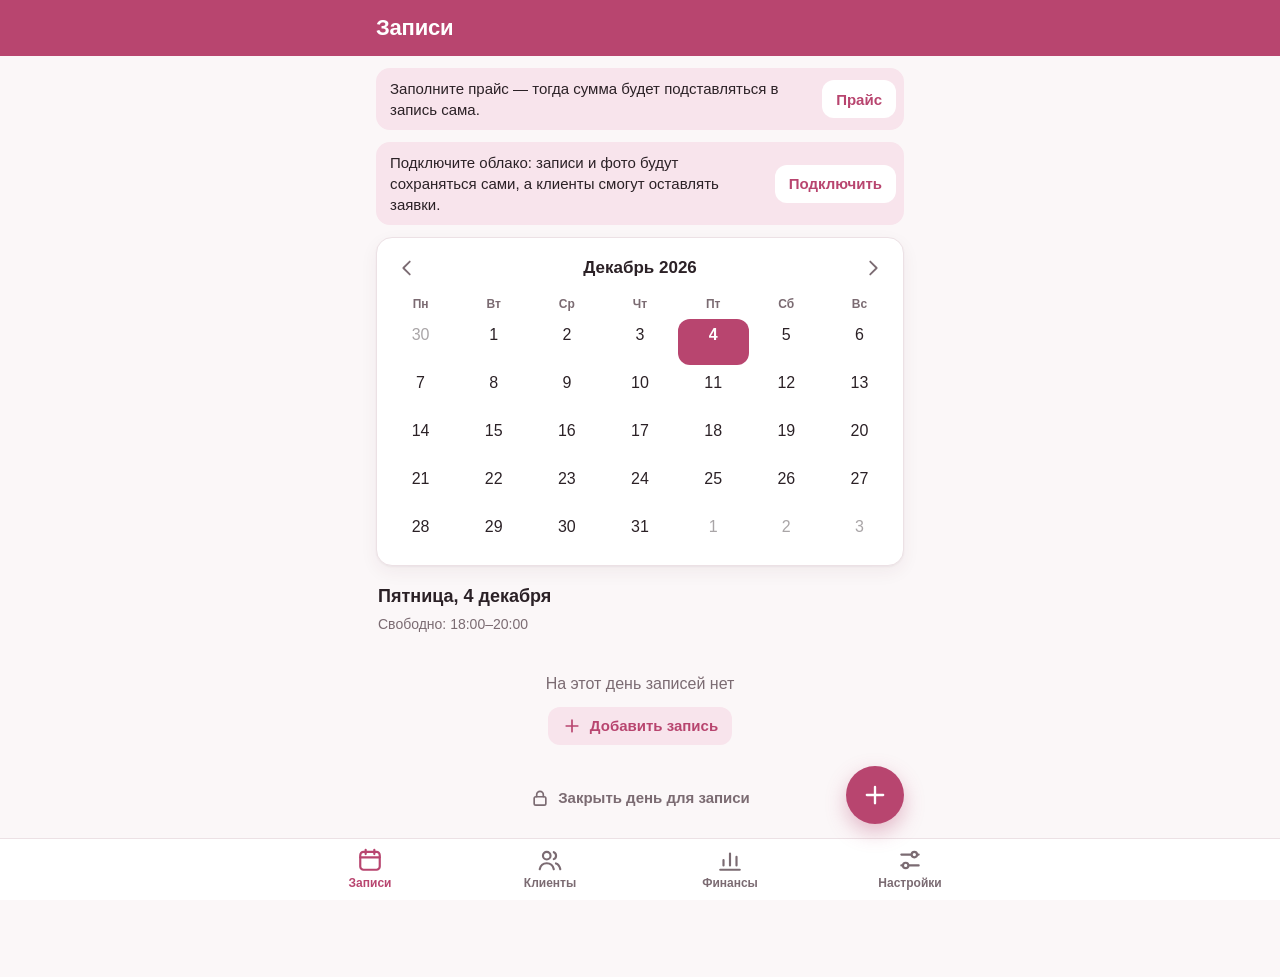
<file: index.html>
<!doctype html>
<html lang="ru">
<head>
  <meta charset="utf-8">
  <meta name="viewport" content="width=device-width, initial-scale=1, viewport-fit=cover">
  <title>Записи Арай</title>
  <meta name="description" content="Записи клиентов, прайс и финансы мастера маникюра.">
  <meta name="theme-color" content="#B8456F" media="(prefers-color-scheme: light)">
  <meta name="theme-color" content="#4A2233" media="(prefers-color-scheme: dark)">
  <meta name="mobile-web-app-capable" content="yes">
  <meta name="apple-mobile-web-app-capable" content="yes">
  <meta name="apple-mobile-web-app-status-bar-style" content="black-translucent">
  <meta name="apple-mobile-web-app-title" content="Записи Арай">
  <meta name="format-detection" content="telephone=no">
  <link rel="manifest" href="manifest.webmanifest">
  <link rel="icon" href="icons/icon.svg" type="image/svg+xml">
  <link rel="apple-touch-icon" href="icons/apple-touch-icon.png">
  <link rel="stylesheet" href="style.css">
  <script type="module" src="app.js"></script>
</head>
<body>
  <header class="appbar" id="appbar"><h1>Записи</h1></header>
  <main id="view"></main>
  <button class="fab" id="fab" data-act="new-appt" aria-label="Новая запись" hidden></button>
  <nav class="tabbar" id="tabbar"></nav>
  <div class="sheet" id="sheet" role="dialog" aria-modal="true" hidden></div>
  <div class="viewer" id="viewer" role="dialog" aria-modal="true" aria-label="Фото результата" hidden></div>
  <div class="toast" id="toast" role="status" aria-live="polite" hidden></div>
  <noscript>Для работы приложения нужен JavaScript.</noscript>
</body>
</html>
</file>
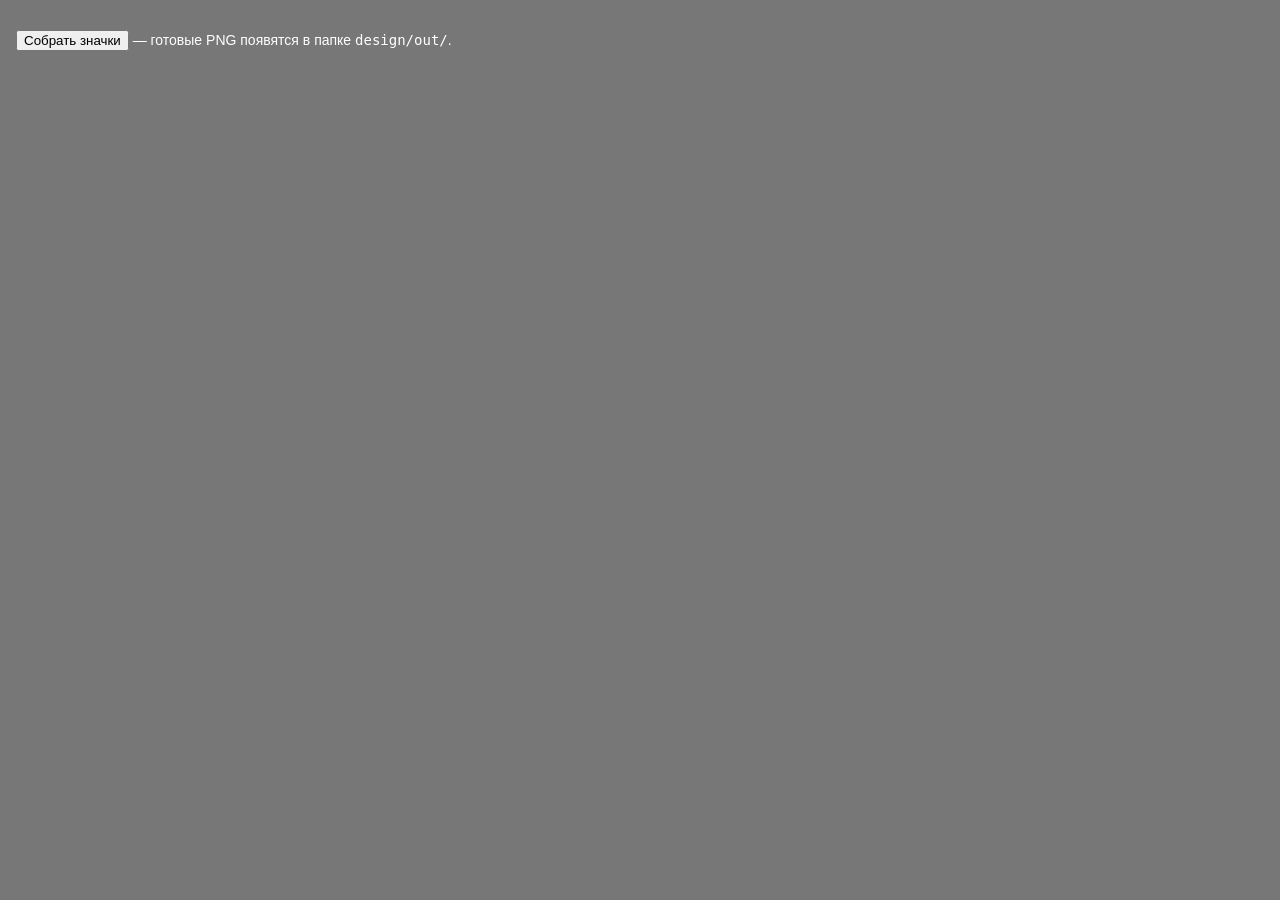
<file: design/index.html>
<!doctype html>
<meta charset="utf-8">
<title>Мастерская значков Beautybook</title>
<body style="background:#777;margin:0;padding:16px;font:14px sans-serif;color:#fff">
<p><button id="build">Собрать значки</button> — готовые PNG появятся в папке <code>design/out/</code>.</p>
<div id="out"></div>
<script type="module">
  import { build } from './make.js';
  document.getElementById('build').addEventListener('click', async () => {
    const names = await build();
    document.title = `Готово: ${names.length}`;
  });
</script>
</body>
</file>
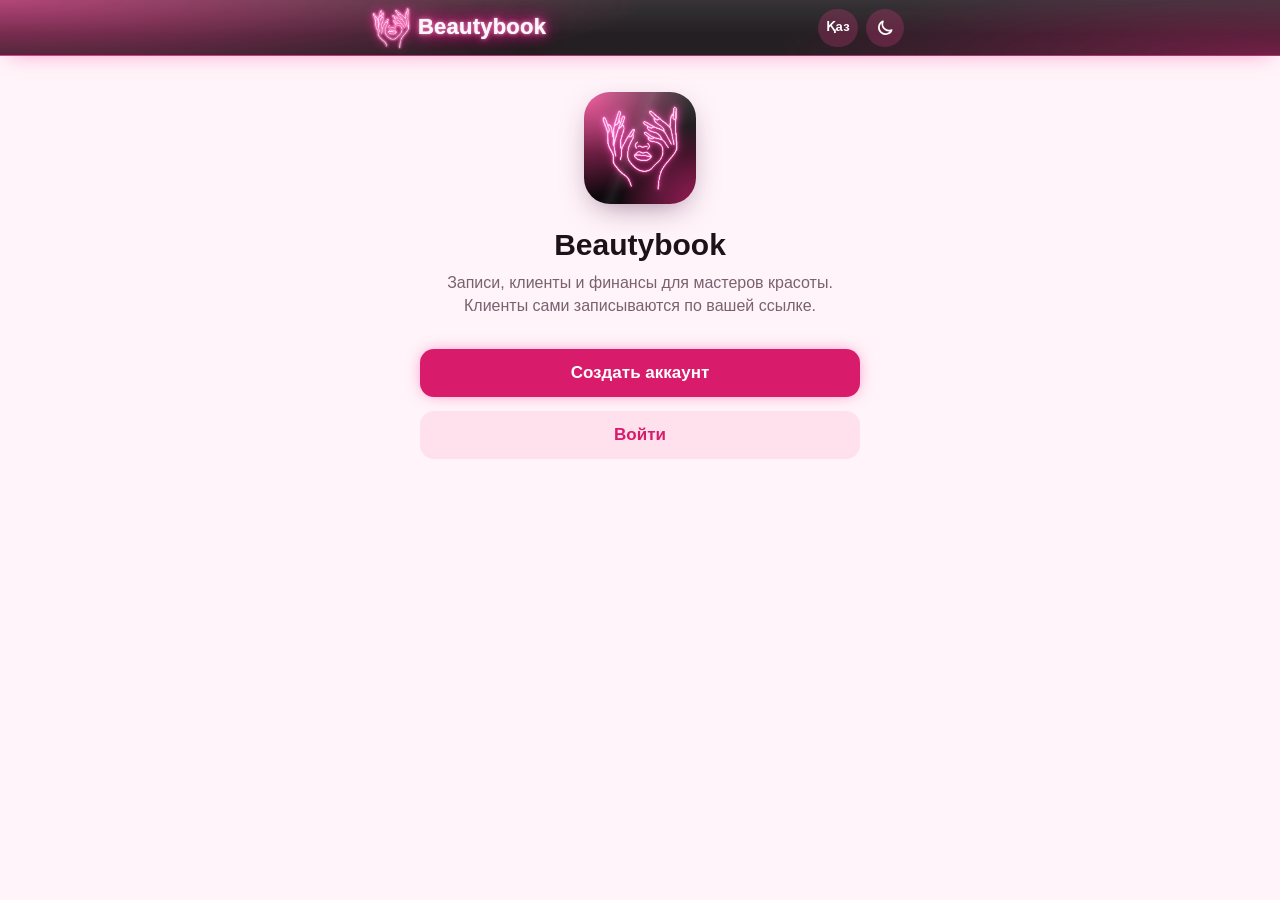
<file: frontend/index.html>
<!doctype html>
<html lang="ru">
<head>
  <meta charset="utf-8">
  <!-- Политика безопасности: скрипты — только файлы сайта, запросы — только к своему серверу.
       Сменился адрес сервера (config.js) — поменяйте его и здесь, во всех трёх страницах. -->
  <meta http-equiv="Content-Security-Policy" content="default-src 'self'; script-src 'self'; style-src 'self' 'unsafe-inline'; img-src 'self' blob:; connect-src 'self' https://kae-zapis-api.kae-zapis.workers.dev http://127.0.0.1:8787 http://localhost:8787; object-src 'none'; base-uri 'self'; form-action 'self'">
  <meta name="viewport" content="width=device-width, initial-scale=1, viewport-fit=cover">
  <title>Beautybook</title>
  <meta name="description" content="Записи клиентов, прайс и финансы мастера красоты.">
  <meta name="theme-color" content="#0C080B" media="(prefers-color-scheme: light)">
  <meta name="theme-color" content="#0C080B" media="(prefers-color-scheme: dark)">
  <meta name="mobile-web-app-capable" content="yes">
  <meta name="apple-mobile-web-app-capable" content="yes">
  <meta name="apple-mobile-web-app-status-bar-style" content="black-translucent">
  <meta name="apple-mobile-web-app-title" content="Beautybook">
  <meta name="format-detection" content="telephone=no">
  <link rel="manifest" href="manifest.webmanifest">
  <link rel="icon" href="icons/bb-favicon-64.png" type="image/png">
  <link rel="apple-touch-icon" href="icons/bb-touch-180.png">
  <link rel="stylesheet" href="style.css">
  <script src="errors.js" data-source="app"></script>
  <script src="theme-init.js"></script>
  <script type="module" src="app.js"></script>
</head>
<body>
  <header class="appbar" id="appbar">
    <h1 class="brand"><img src="icons/logo-neon.png" alt="" width="42" height="42">Beautybook</h1>
    <div class="appbar-actions" id="appbar-actions"></div>
  </header>
  <main id="view"></main>
  <button class="fab" id="fab" data-act="new-appt" aria-label="Новая запись" hidden></button>
  <nav class="tabbar" id="tabbar"></nav>
  <div class="sheet" id="sheet" role="dialog" aria-modal="true" hidden></div>
  <div class="viewer" id="viewer" role="dialog" aria-modal="true" aria-label="Фото результата" hidden></div>
  <div class="toast" id="toast" role="status" aria-live="polite" hidden></div>
  <noscript>Для работы приложения нужен JavaScript.</noscript>
</body>
</html>
</file>
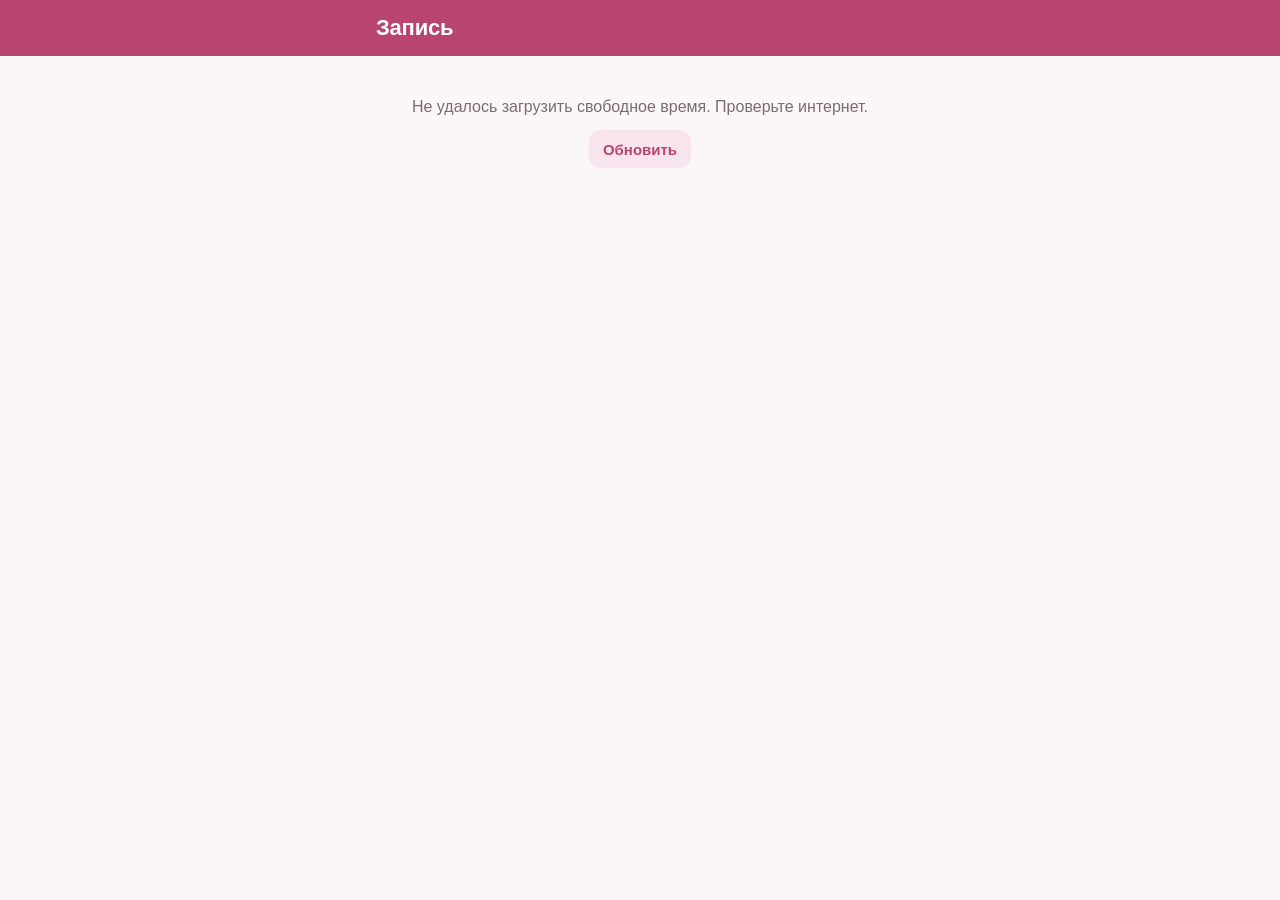
<file: okna/index.html>
<!doctype html>
<html lang="ru">
<head>
  <meta charset="utf-8">
  <meta name="viewport" content="width=device-width, initial-scale=1, viewport-fit=cover">
  <title>Запись на маникюр</title>
  <meta name="description" content="Свободное время мастера маникюра: выберите день, время и услуги, чтобы записаться.">
  <meta name="theme-color" content="#B8456F" media="(prefers-color-scheme: light)">
  <meta name="theme-color" content="#4A2233" media="(prefers-color-scheme: dark)">
  <meta name="format-detection" content="telephone=no">
  <link rel="icon" href="../icons/icon.svg" type="image/svg+xml">
  <link rel="apple-touch-icon" href="../icons/apple-touch-icon.png">
  <link rel="stylesheet" href="../style.css">
  <script type="module" src="okna.js"></script>
</head>
<body class="okna">
  <header class="appbar" id="appbar"><h1>Запись</h1></header>
  <main id="view"><div class="empty"><p>Загружаем свободное время…</p></div></main>
  <div class="sheet" id="sheet" role="dialog" aria-modal="true" aria-label="Заявка на запись" hidden></div>
  <noscript>Для работы страницы нужен JavaScript.</noscript>
</body>
</html>
</file>
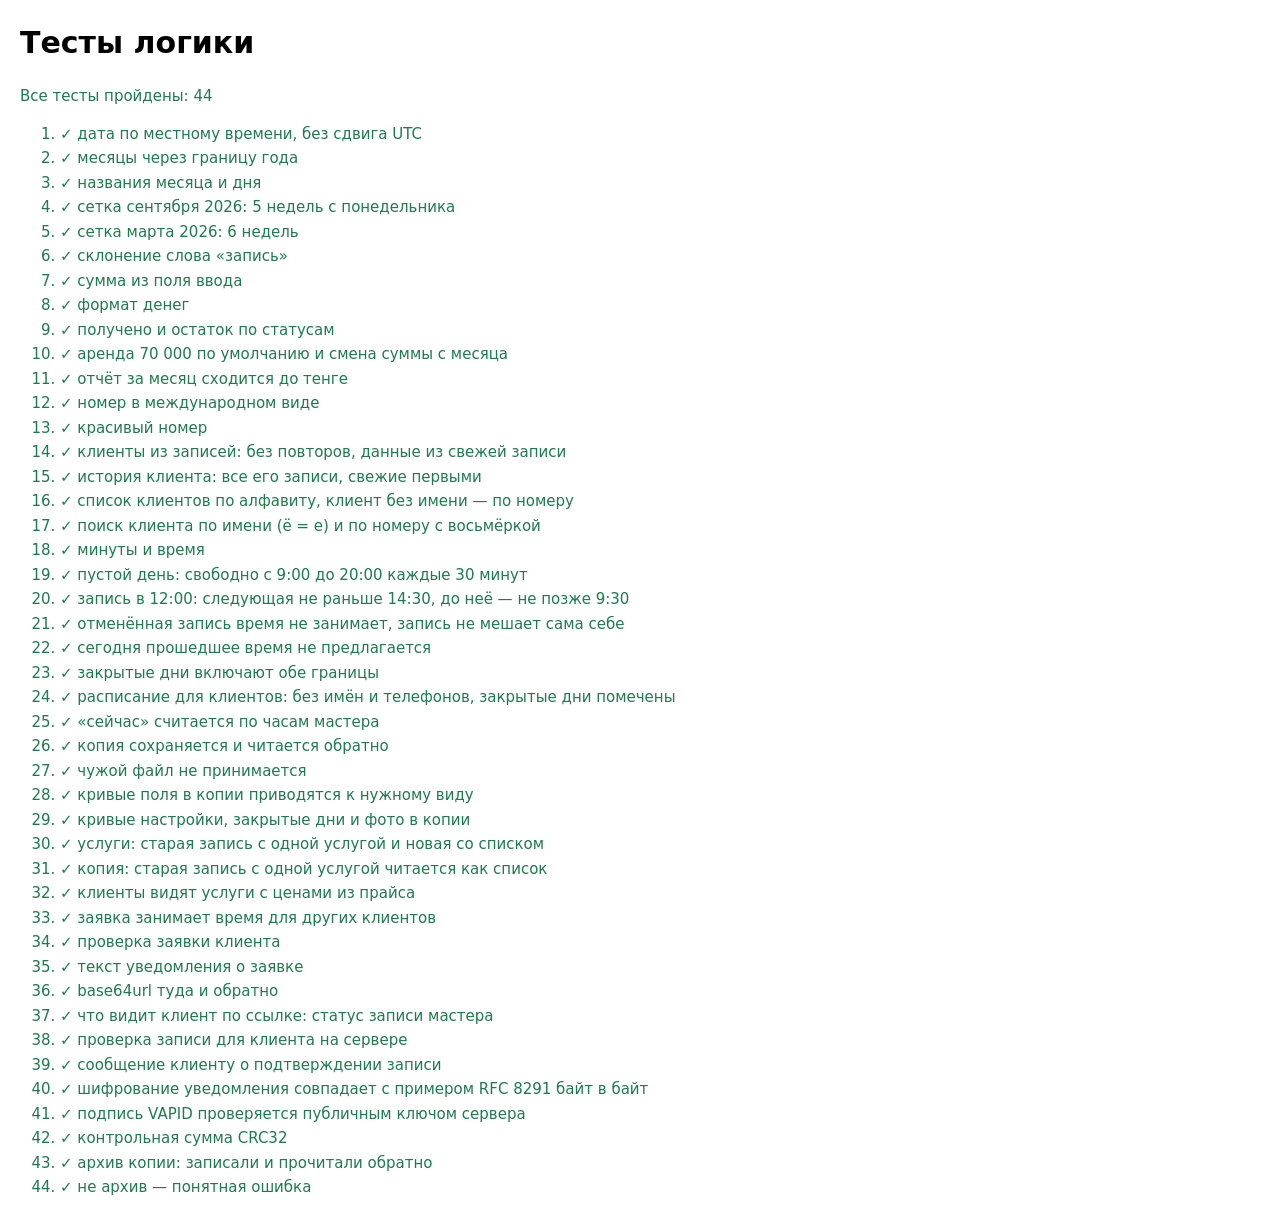
<file: tests/index.html>
<!doctype html>
<html lang="ru">
<head>
  <meta charset="utf-8">
  <meta name="viewport" content="width=device-width, initial-scale=1">
  <title>Тесты — Записи Арай</title>
  <style>
    body { margin: 20px; font: 15px/1.5 -apple-system, system-ui, sans-serif; }
    li { margin: 2px 0; }
    .ok { color: #1F7A50; }
    .fail { color: #B3372B; font-weight: 600; }
  </style>
</head>
<body>
  <h1>Тесты логики</h1>
  <p id="summary">Идёт проверка…</p>
  <ol id="list"></ol>
  <script type="module" src="logic.test.js"></script>
</body>
</html>
</file>
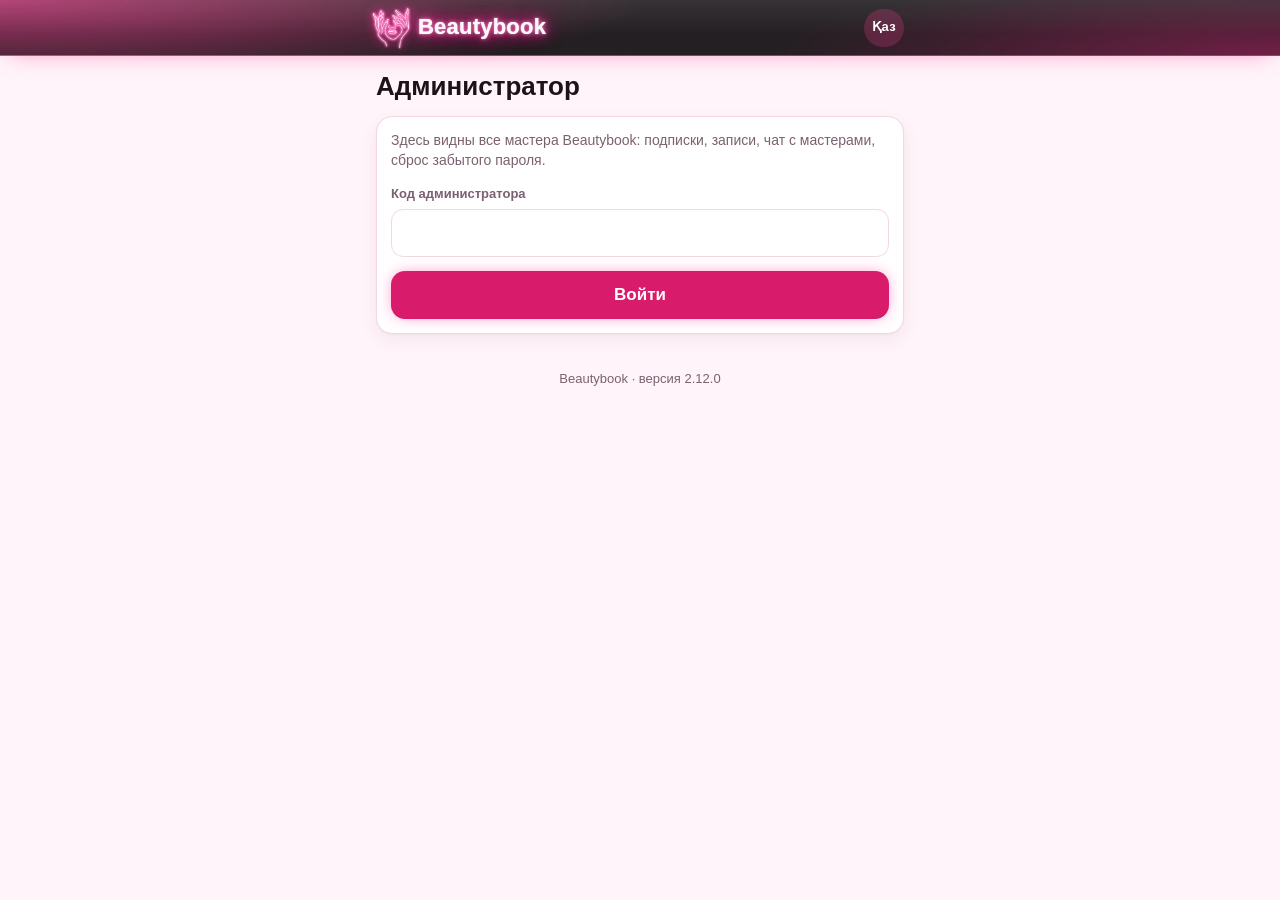
<file: frontend/admin/index.html>
<!doctype html>
<html lang="ru" data-theme="neon">
<head>
  <meta charset="utf-8">
  <!-- Политика безопасности: скрипты — только файлы сайта, запросы — только к своему серверу.
       Сменился адрес сервера (config.js) — поменяйте его и здесь, во всех трёх страницах. -->
  <meta http-equiv="Content-Security-Policy" content="default-src 'self'; script-src 'self'; style-src 'self' 'unsafe-inline'; img-src 'self' blob:; connect-src 'self' https://kae-zapis-api.kae-zapis.workers.dev http://127.0.0.1:8787 http://localhost:8787; object-src 'none'; base-uri 'self'; form-action 'self'">
  <meta name="viewport" content="width=device-width, initial-scale=1, viewport-fit=cover">
  <title>Beautybook · администратор</title>
  <meta name="robots" content="noindex">
  <meta name="theme-color" content="#0C080B">
  <meta name="mobile-web-app-capable" content="yes">
  <meta name="apple-mobile-web-app-capable" content="yes">
  <meta name="apple-mobile-web-app-status-bar-style" content="black-translucent">
  <meta name="apple-mobile-web-app-title" content="BB Админ">
  <meta name="format-detection" content="telephone=no">
  <link rel="manifest" href="manifest.webmanifest">
  <link rel="icon" href="../icons/bb-admin-192.png" type="image/png">
  <link rel="apple-touch-icon" href="../icons/bb-admin-180.png">
  <link rel="stylesheet" href="../style.css">
  <script src="../errors.js" data-source="admin"></script>
  <script type="module" src="admin.js"></script>
</head>
<body class="okna admin">
  <header class="appbar">
    <h1 class="brand"><img src="../icons/logo-neon.png" alt="" width="42" height="42">Beautybook</h1>
    <div class="appbar-actions" id="appbar-actions"></div>
  </header>
  <main id="view"><div class="empty"><p>Загружаем…</p></div></main>
  <footer class="version admin-version" id="app-version"></footer>
  <noscript>Для работы страницы нужен JavaScript.</noscript>
</body>
</html>
</file>
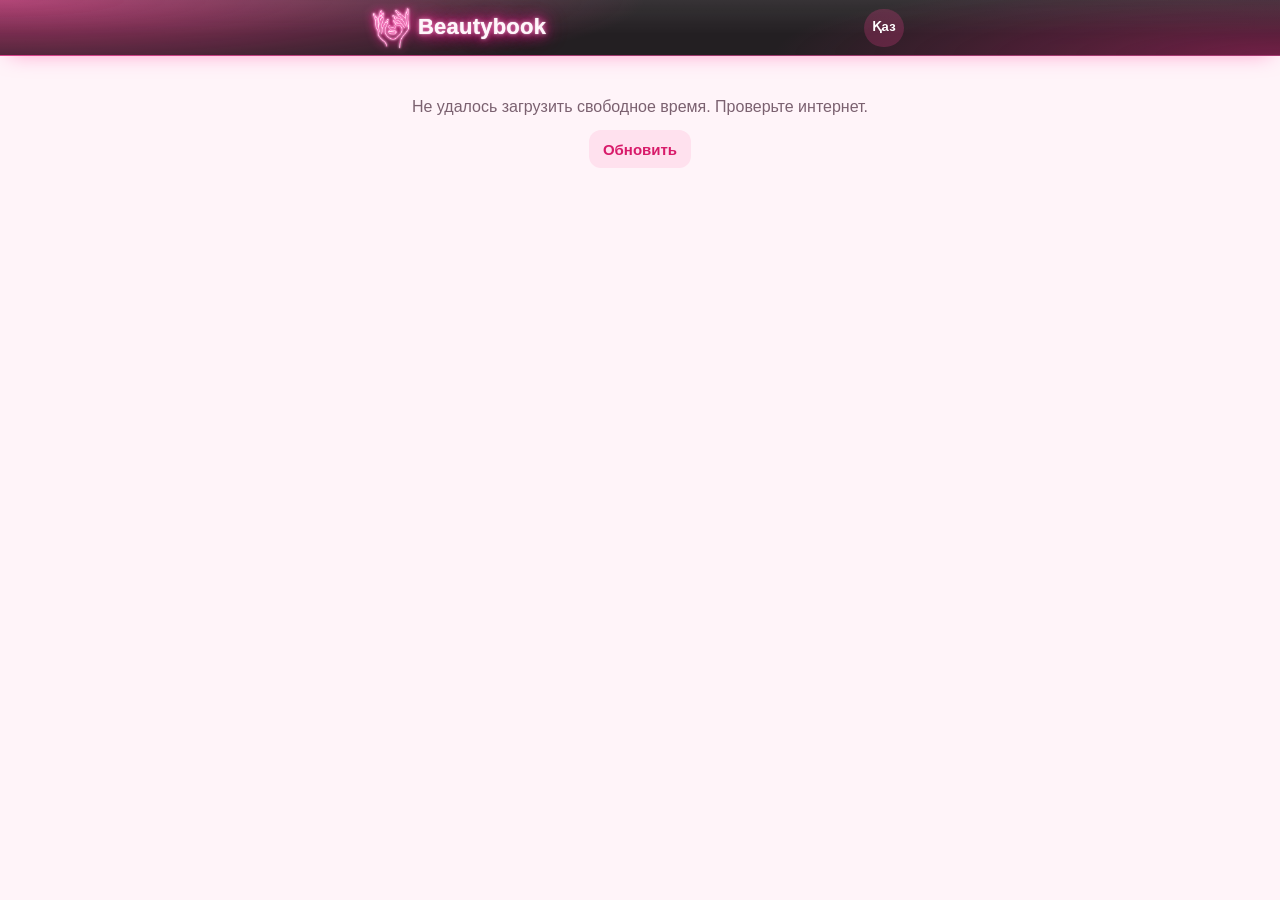
<file: frontend/okna/index.html>
<!doctype html>
<html lang="ru" data-theme="neon">
<head>
  <meta charset="utf-8">
  <!-- Политика безопасности: скрипты — только файлы сайта, запросы — только к своему серверу.
       Сменился адрес сервера (config.js) — поменяйте его и здесь, во всех трёх страницах. -->
  <meta http-equiv="Content-Security-Policy" content="default-src 'self'; script-src 'self'; style-src 'self' 'unsafe-inline'; img-src 'self' blob:; connect-src 'self' https://kae-zapis-api.kae-zapis.workers.dev http://127.0.0.1:8787 http://localhost:8787; object-src 'none'; base-uri 'self'; form-action 'self'">
  <meta name="viewport" content="width=device-width, initial-scale=1, viewport-fit=cover">
  <title>Онлайн-запись · Beautybook</title>
  <meta name="description" content="Свободное время мастера: выберите день, время и услуги, чтобы записаться.">
  <meta name="theme-color" content="#0C080B" media="(prefers-color-scheme: light)">
  <meta name="theme-color" content="#0C080B" media="(prefers-color-scheme: dark)">
  <meta name="format-detection" content="telephone=no">
  <link rel="icon" href="../icons/bb-favicon-64.png" type="image/png">
  <link rel="apple-touch-icon" href="../icons/bb-touch-180.png">
  <link rel="stylesheet" href="../style.css">
  <script src="../errors.js" data-source="okna"></script>
  <script type="module" src="okna.js"></script>
</head>
<body class="okna">
  <header class="appbar" id="appbar">
    <h1 class="brand"><img src="../icons/logo-neon.png" alt="" width="42" height="42">Beautybook</h1>
    <div class="appbar-actions" id="appbar-actions"></div>
  </header>
  <main id="view"><div class="empty"><p>Загружаем свободное время…</p></div></main>
  <div class="sheet" id="sheet" role="dialog" aria-modal="true" aria-label="Заявка на запись" hidden></div>
  <noscript>Для работы страницы нужен JavaScript.</noscript>
</body>
</html>
</file>
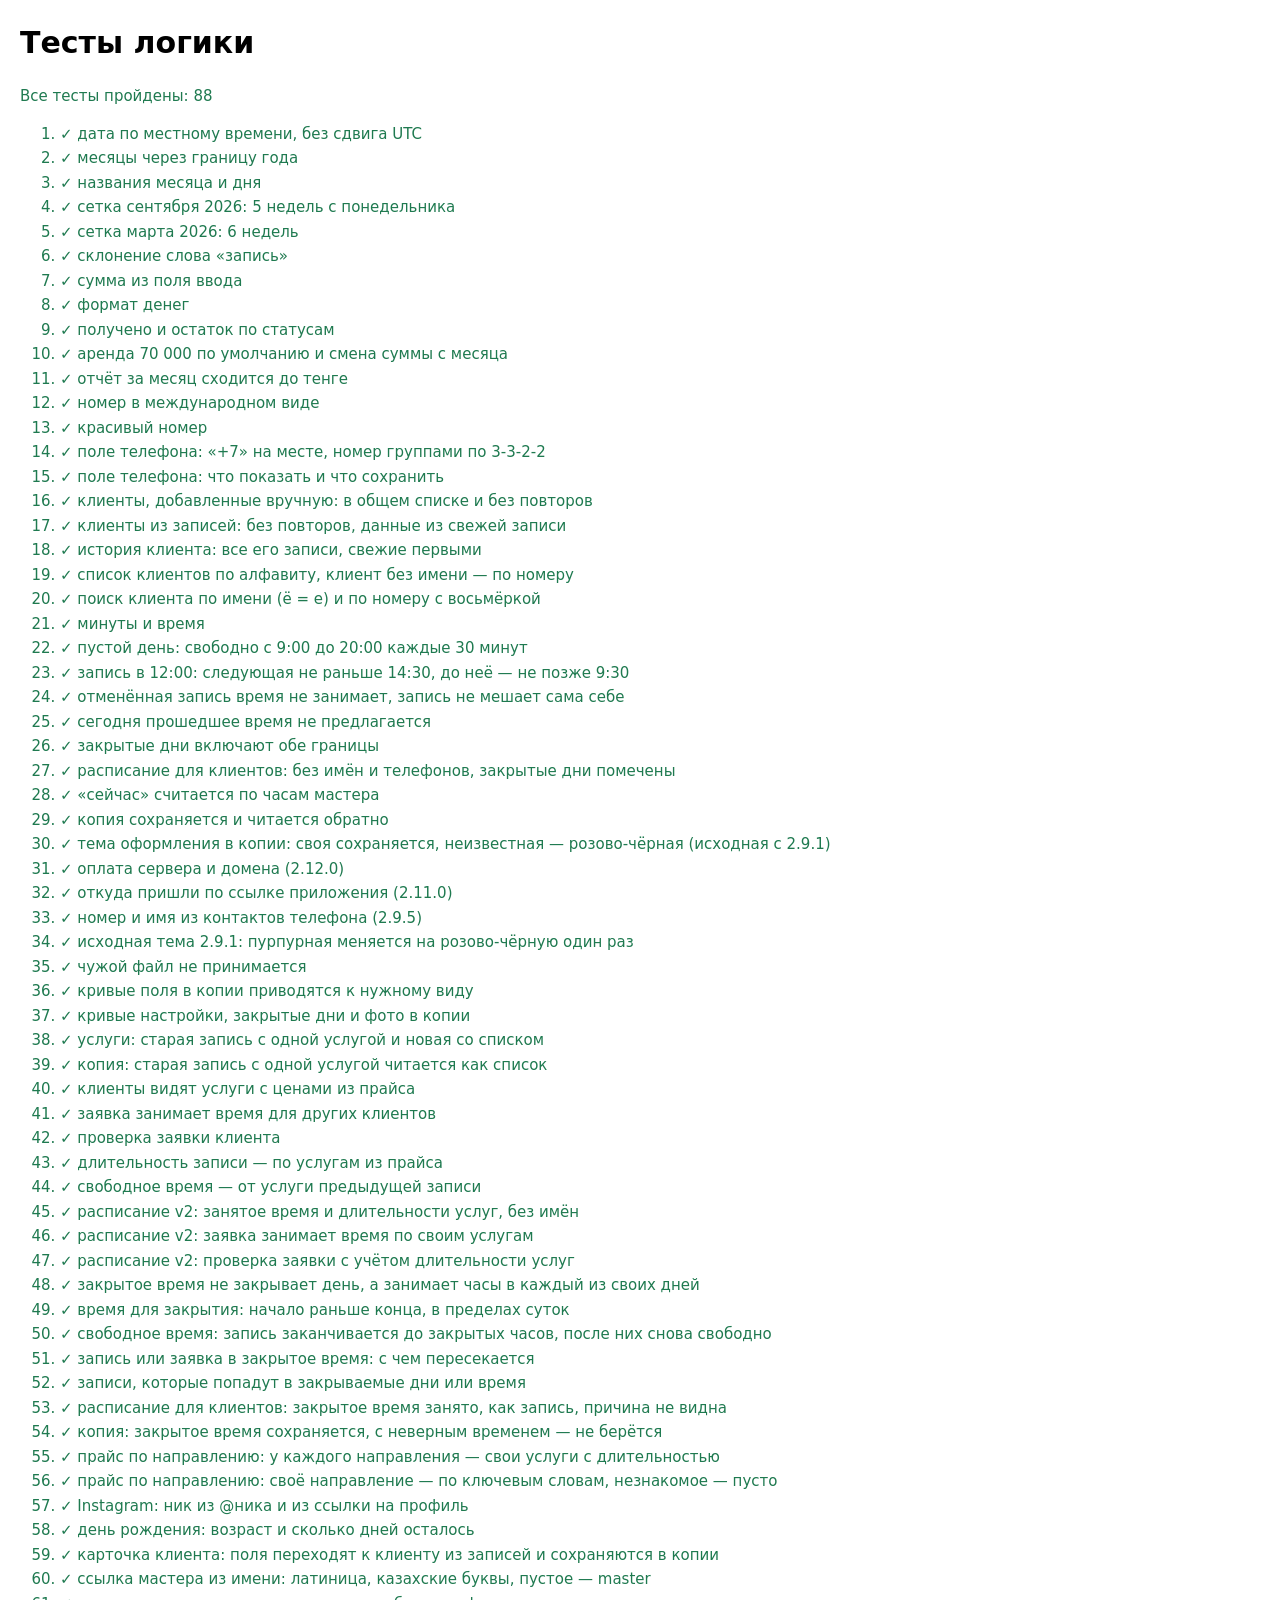
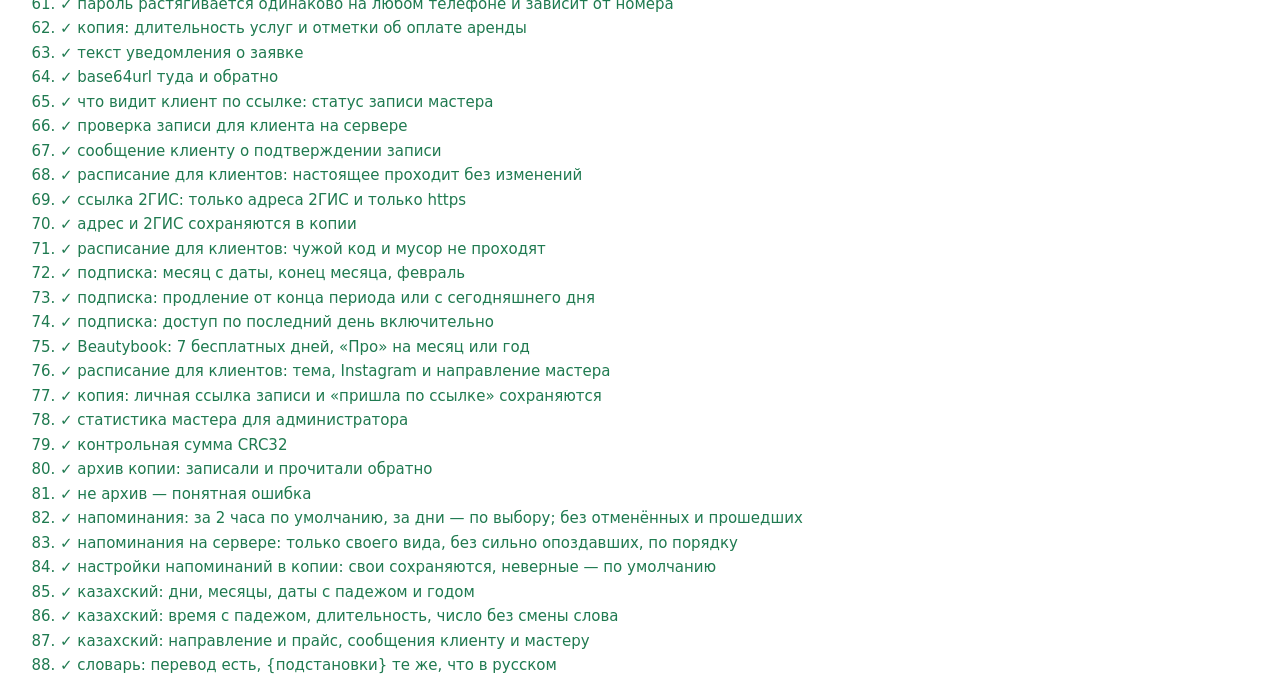
<file: frontend/tests/index.html>
<!doctype html>
<html lang="ru">
<head>
  <meta charset="utf-8">
  <meta name="viewport" content="width=device-width, initial-scale=1">
  <title>Тесты — Beautybook</title>
  <style>
    body { margin: 20px; font: 15px/1.5 -apple-system, system-ui, sans-serif; }
    li { margin: 2px 0; }
    .ok { color: #1F7A50; }
    .fail { color: #B3372B; font-weight: 600; }
  </style>
</head>
<body>
  <h1>Тесты логики</h1>
  <p id="summary">Идёт проверка…</p>
  <ol id="list"></ol>
  <script type="module" src="logic.test.js"></script>
</body>
</html>
</file>
<file: style.css>
/* Записи Арай — оформление. Цвета — переменные: светлая и тёмная тема. */

:root {
  --bg: #FBF7F8;
  --card: #FFFFFF;
  --field: #FFFFFF;
  --text: #2B2126;
  --muted: #7B6B72;
  --line: #ECE1E5;
  --bar: #B8456F;
  --accent: #B8456F;
  --accent-ink: #FFFFFF;
  --accent-soft: #F8E4EC;
  --ok: #1F7A50;
  --ok-soft: #E0F2E8;
  --warn: #8F5500;
  --warn-soft: #FFF0D6;
  --danger: #B3372B;
  --danger-soft: #FBE7E4;
  --shadow: 0 1px 2px rgba(80, 30, 50, .05), 0 6px 18px rgba(80, 30, 50, .06);
  --gutter: max(16px, calc((100% - 528px) / 2));
  color-scheme: light;
}

@media (prefers-color-scheme: dark) {
  :root {
    --bg: #151012;
    --card: #211A1D;
    --field: #1A1417;
    --text: #F3EBEE;
    --muted: #A8979E;
    --line: #362B30;
    --bar: #4A2233;
    --accent: #E0719A;
    --accent-ink: #2A0F1A;
    --accent-soft: #3B2230;
    --ok: #62CC94;
    --ok-soft: #173026;
    --warn: #F0B454;
    --warn-soft: #3A2C14;
    --danger: #F2796C;
    --danger-soft: #3A1D1A;
    --shadow: none;
    color-scheme: dark;
  }
}

* { box-sizing: border-box; }
[hidden] { display: none !important; }
html { -webkit-text-size-adjust: 100%; }
html.locked, html.locked body { overflow: hidden; }

body {
  margin: 0;
  min-height: 100vh;
  padding-bottom: calc(64px + env(safe-area-inset-bottom));
  background: var(--bg);
  color: var(--text);
  font: 16px/1.4 -apple-system, BlinkMacSystemFont, "SF Pro Text", "Segoe UI", Roboto, "Helvetica Neue", Arial, sans-serif;
  -webkit-tap-highlight-color: transparent;
}

button, input { font: inherit; color: inherit; }
button { cursor: pointer; }
h1, h2, p { margin: 0; }
p + p { margin-top: 8px; }

.ico { width: 20px; height: 20px; flex: none; }

/* ---------- Верхняя панель ---------- */

.appbar {
  position: sticky;
  top: 0;
  z-index: 5;
  display: flex;
  align-items: center;
  justify-content: space-between;
  gap: 12px;
  min-height: 56px;
  padding: calc(env(safe-area-inset-top) + 10px) var(--gutter) 10px;
  background: var(--bar);
  color: #fff;
}
.appbar h1 { font-size: 22px; font-weight: 700; letter-spacing: -.01em; }

.hbtn {
  border: 0;
  border-radius: 999px;
  padding: 7px 14px;
  background: rgba(255, 255, 255, .2);
  color: #fff;
  font-size: 15px;
  font-weight: 600;
}

main { max-width: 560px; margin: 0 auto; padding: 12px 16px 96px; }

/* ---------- Карточки и общие элементы ---------- */

.card {
  background: var(--card);
  border: 1px solid var(--line);
  border-radius: 16px;
  box-shadow: var(--shadow);
  padding: 14px;
  margin-bottom: 12px;
}
.card h2 { font-size: 18px; margin-bottom: 6px; }
.card > p { margin-top: 10px; }

.hint { color: var(--muted); font-size: 14px; }
.grow { flex: 1; min-width: 0; }

.icon-btn {
  display: inline-grid;
  place-items: center;
  width: 40px;
  height: 40px;
  flex: none;
  border: 0;
  border-radius: 12px;
  background: none;
  color: var(--muted);
}
.icon-btn .ico { width: 22px; height: 22px; }

.btn {
  position: relative;
  display: inline-flex;
  align-items: center;
  justify-content: center;
  gap: 8px;
  min-height: 48px;
  padding: 0 18px;
  border: 0;
  border-radius: 14px;
  font-size: 17px;
  font-weight: 600;
  text-align: center;
  text-decoration: none;
  cursor: pointer;
}
.btn.small { min-height: 38px; padding: 0 14px; border-radius: 12px; font-size: 15px; }
.btn.block { display: flex; width: 100%; margin-top: 14px; }
.btn.primary { background: var(--accent); color: var(--accent-ink); }
.btn.secondary { background: var(--accent-soft); color: var(--accent); }
.btn.danger { background: none; color: var(--danger); }

.file-input {
  position: absolute;
  width: 1px;
  height: 1px;
  opacity: 0;
  overflow: hidden;
  pointer-events: none;
}

.empty { padding: 28px 16px; text-align: center; color: var(--muted); }
.empty .btn { margin-top: 12px; }

.banner {
  display: flex;
  align-items: center;
  gap: 10px;
  margin-bottom: 12px;
  padding: 10px 8px 10px 14px;
  border-radius: 14px;
  background: var(--accent-soft);
  font-size: 15px;
}
.banner.warn { background: var(--warn-soft); }
.banner.bad { background: var(--danger-soft); color: var(--danger); font-weight: 600; }
.banner .ico { width: 18px; height: 18px; vertical-align: -3px; }
.banner .btn { flex: none; }
.banner .btn.secondary { background: var(--card); }

.badge {
  display: inline-block;
  padding: 1px 8px;
  border-radius: 999px;
  font-size: 12px;
  font-weight: 700;
}
.badge.ok { background: var(--ok-soft); color: var(--ok); }
.badge.warn { background: var(--warn-soft); color: var(--warn); }
.badge.muted { background: var(--line); color: var(--muted); }
.badge.bad { background: var(--danger-soft); color: var(--danger); }

/* ---------- Календарь ---------- */

.cal { padding: 10px 8px 8px; }
.cal-head { display: flex; align-items: center; justify-content: space-between; padding: 0 2px 4px; }
.cal-head b, .month-nav b { font-size: 17px; }
.cal-grid { display: grid; grid-template-columns: repeat(7, 1fr); gap: 2px; }
.wd { padding: 4px 0; text-align: center; color: var(--muted); font-size: 12px; font-weight: 600; }

.day {
  display: flex;
  flex-direction: column;
  align-items: center;
  justify-content: center;
  gap: 2px;
  height: 46px;
  padding: 0;
  border: 0;
  border-radius: 12px;
  background: none;
}
.day span { font-size: 16px; line-height: 1; }
.day i { height: 11px; font-style: normal; font-size: 11px; font-weight: 700; line-height: 1; color: var(--accent); }
.day.out { opacity: .4; }
.day.today span { color: var(--accent); font-weight: 800; }
.day.sel { background: var(--accent); }
.day.sel span, .day.sel i { color: var(--accent-ink); }

.day-head { display: flex; align-items: baseline; justify-content: space-between; gap: 12px; margin: 18px 2px 10px; }
.day-head h2 { font-size: 18px; }
.day-head span { color: var(--muted); font-size: 14px; white-space: nowrap; }

/* ---------- Запись в списке ---------- */

.appt {
  display: flex;
  align-items: center;
  gap: 12px;
  width: 100%;
  margin-bottom: 8px;
  padding: 12px 14px 12px 12px;
  border: 1px solid var(--line);
  border-left: 4px solid var(--accent);
  border-radius: 14px;
  background: var(--card);
  box-shadow: var(--shadow);
  text-align: left;
}
.appt.paid { border-left-color: var(--ok); }
.appt.cancelled { border-left-color: var(--muted); opacity: .6; }
.appt-time { min-width: 50px; font-size: 18px; font-weight: 700; font-variant-numeric: tabular-nums; }
.appt-main { display: flex; flex: 1; flex-direction: column; min-width: 0; }
.appt-main b { overflow: hidden; white-space: nowrap; text-overflow: ellipsis; }
.appt-main small, .appt-sum small { color: var(--muted); font-size: 13px; }
.appt-sum { display: flex; flex: none; flex-direction: column; align-items: flex-end; gap: 2px; text-align: right; }
.appt-sum b { font-variant-numeric: tabular-nums; white-space: nowrap; }

.fab {
  position: fixed;
  z-index: 7;
  right: max(16px, calc((100vw - 560px) / 2 + 16px));
  bottom: calc(76px + env(safe-area-inset-bottom));
  display: grid;
  place-items: center;
  width: 58px;
  height: 58px;
  border: 0;
  border-radius: 50%;
  background: var(--accent);
  color: var(--accent-ink);
  box-shadow: 0 8px 20px rgba(184, 69, 111, .35);
}
.fab .ico { width: 28px; height: 28px; }

/* ---------- Нижние вкладки ---------- */

.tabbar {
  position: fixed;
  left: 0;
  right: 0;
  bottom: 0;
  z-index: 6;
  display: flex;
  justify-content: center;
  padding: 0 8px env(safe-area-inset-bottom);
  background: var(--card);
  border-top: 1px solid var(--line);
}
.tabbar button {
  display: flex;
  flex: 1;
  flex-direction: column;
  align-items: center;
  gap: 2px;
  max-width: 180px;
  padding: 8px 0;
  border: 0;
  background: none;
  color: var(--muted);
  font-size: 12px;
  font-weight: 600;
}
.tabbar button.active { color: var(--accent); }
.tabbar .ico { width: 26px; height: 26px; }

/* ---------- Окно записи и формы ---------- */

.sheet {
  position: fixed;
  inset: 0;
  z-index: 20;
  overflow-y: auto;
  overscroll-behavior: contain;
  -webkit-overflow-scrolling: touch;
  background: var(--bg);
  animation: sheet-in .2s ease-out;
}
@keyframes sheet-in { from { opacity: 0; transform: translateY(16px); } }

.sheet-head {
  position: sticky;
  top: 0;
  z-index: 2;
  display: grid;
  grid-template-columns: 44px 1fr 44px;
  align-items: center;
  padding: calc(env(safe-area-inset-top) + 6px) calc(var(--gutter) - 10px) 6px;
  background: var(--bar);
  color: #fff;
}
.sheet-head h2 { font-size: 17px; text-align: center; }
.sheet-head .icon-btn { color: #fff; }

.sheet-body { max-width: 560px; margin: 0 auto; padding: 4px 16px calc(32px + env(safe-area-inset-bottom)); }

label { display: block; margin-top: 14px; color: var(--muted); font-size: 13px; font-weight: 600; }

input:not([type=file]) {
  display: block;
  width: 100%;
  min-height: 48px;
  margin-top: 6px;
  padding: 11px 13px;
  border: 1px solid var(--line);
  border-radius: 12px;
  background: var(--field);
  color: var(--text);
  font-size: 17px;
  font-weight: 400;
  -webkit-appearance: none;
  appearance: none;
}
input:focus { outline: 2px solid var(--accent); outline-offset: -1px; }
input::placeholder { color: var(--muted); opacity: .75; }
input::-webkit-date-and-time-value { text-align: left; }

.row2 { display: grid; grid-template-columns: 1fr 1fr; gap: 10px; }

fieldset { margin: 16px 0 0; padding: 0; border: 0; min-width: 0; }
legend { margin-bottom: 8px; padding: 0; color: var(--muted); font-size: 13px; font-weight: 600; }

.chips { display: flex; flex-wrap: wrap; gap: 8px; }
.chip {
  display: inline-flex;
  align-items: baseline;
  gap: 6px;
  padding: 9px 14px;
  border: 1px solid var(--line);
  border-radius: 999px;
  background: var(--card);
  font-size: 15px;
}
.chip small { color: var(--muted); font-size: 13px; }
.chip.on { border-color: var(--accent); background: var(--accent); color: var(--accent-ink); }
.chip.on small { color: inherit; opacity: .85; }

.seg { display: grid; grid-template-columns: repeat(3, 1fr); gap: 3px; padding: 3px; border-radius: 13px; background: var(--line); }
.seg button { padding: 9px 4px; border: 0; border-radius: 10px; background: none; color: var(--muted); font-size: 15px; font-weight: 600; }
.seg button.on { background: var(--card); color: var(--text); box-shadow: 0 1px 3px rgba(0, 0, 0, .12); }
.seg button.on[data-status=booked] { color: var(--accent); }
.seg button.on[data-status=paid] { background: var(--ok); color: #fff; }

.summary {
  display: flex;
  align-items: center;
  justify-content: space-between;
  gap: 12px;
  margin-top: 12px;
  padding: 12px 14px;
  border-radius: 12px;
  background: var(--accent-soft);
  font-weight: 600;
}
.summary b { font-size: 20px; white-space: nowrap; font-variant-numeric: tabular-nums; }
.summary.ok { background: var(--ok-soft); color: var(--ok); }
.summary.muted { background: var(--line); color: var(--muted); font-size: 14px; }
.summary.bad { background: var(--danger-soft); color: var(--danger); }

.warn-text { margin-top: 12px; padding: 10px 12px; border-radius: 12px; background: var(--warn-soft); color: var(--warn); font-size: 14px; font-weight: 600; }

.phone-links { display: flex; flex-wrap: wrap; gap: 8px; }
.phone-links:not(:empty) { margin-top: 10px; }

.suggest:empty { display: none; }
.suggest, .panel { margin-top: 8px; border: 1px solid var(--line); border-radius: 14px; background: var(--card); overflow: hidden; }
.panel { padding: 12px; }
.panel > input { margin-top: 0; }
.panel .hint { margin: 10px 2px; }
.panel .btn.block { margin-top: 12px; }

.person {
  display: flex;
  justify-content: space-between;
  align-items: baseline;
  gap: 12px;
  width: 100%;
  padding: 11px 12px;
  border: 0;
  border-bottom: 1px solid var(--line);
  background: none;
  text-align: left;
}
.person:last-child { border-bottom: 0; }
.person b { overflow: hidden; white-space: nowrap; text-overflow: ellipsis; font-weight: 600; }
.person small { flex: none; color: var(--muted); font-size: 14px; }
.panel .person { padding-left: 2px; padding-right: 2px; }
.client-list { max-height: 45vh; margin-top: 6px; overflow-y: auto; -webkit-overflow-scrolling: touch; }

/* ---------- Финансы ---------- */

.month-nav { display: flex; align-items: center; justify-content: space-between; margin-bottom: 10px; }

.result { padding: 18px 14px; text-align: center; }
.result span, .result small { display: block; color: var(--muted); }
.result small { font-size: 13px; }
.result strong { display: block; margin: 4px 0 2px; font-size: 34px; letter-spacing: -.02em; font-variant-numeric: tabular-nums; }
.result.pos strong { color: var(--ok); }
.result.neg strong { color: var(--danger); }

.lines { padding-top: 4px; padding-bottom: 4px; }
.line { display: flex; align-items: baseline; justify-content: space-between; gap: 12px; padding: 12px 0; border-bottom: 1px solid var(--line); }
.line:last-child { border-bottom: 0; }
.line small { display: block; color: var(--muted); font-size: 13px; }
.line b { white-space: nowrap; font-variant-numeric: tabular-nums; }
.line b.in { color: var(--ok); }
.line.soft { color: var(--muted); }

.section-head { display: flex; align-items: center; justify-content: space-between; gap: 12px; margin: 20px 2px 10px; }
.section-head h2 { font-size: 18px; }

.list { padding: 0 14px; }
.exp {
  display: flex;
  align-items: center;
  justify-content: space-between;
  gap: 12px;
  width: 100%;
  padding: 12px 0;
  border: 0;
  border-bottom: 1px solid var(--line);
  background: none;
  text-align: left;
}
.exp:last-child { border-bottom: 0; }
.exp span { display: flex; flex-direction: column; min-width: 0; }
.exp small { color: var(--muted); font-size: 13px; }
.exp > b { white-space: nowrap; font-variant-numeric: tabular-nums; }

/* ---------- Настройки ---------- */

.prices { margin-top: 4px; }
.price-row { display: flex; align-items: center; gap: 6px; margin-top: 8px; }
.price-row input { margin-top: 0; padding-left: 10px; padding-right: 10px; font-size: 16px; }
.price-row > input { flex: 1; min-width: 0; }
.price-row .icon-btn { width: 30px; }
.money-wrap { position: relative; flex: none; width: 94px; }
.money-wrap input { padding-right: 24px; text-align: right; font-variant-numeric: tabular-nums; }
.money-wrap span { position: absolute; right: 9px; top: 50%; transform: translateY(-50%); color: var(--muted); pointer-events: none; }
.card > .btn.small { margin-top: 12px; }
.version { margin: 8px 0 0; color: var(--muted); font-size: 13px; text-align: center; }

/* ---------- Уведомление ---------- */

.toast {
  position: fixed;
  left: 50%;
  bottom: calc(150px + env(safe-area-inset-bottom));
  z-index: 30;
  max-width: calc(100% - 32px);
  padding: 10px 16px;
  border-radius: 12px;
  background: #2B2126;
  color: #fff;
  font-size: 15px;
  text-align: center;
  box-shadow: 0 6px 20px rgba(0, 0, 0, .2);
  transform: translateX(-50%);
}

/* Узкие телефоны: название услуги — на отдельной строке, чтобы не обрезалось. */
@media (max-width: 370px) {
  .prices .price-row { flex-wrap: wrap; margin-top: 14px; }
  .prices .price-row > input { flex-basis: 100%; }
  .prices .money-wrap { flex: 1; }
}

@media (max-width: 350px) {
  .row2 { grid-template-columns: 1fr; gap: 0; }
}

/* ---------- Закрытые дни и свободное время ---------- */

.day.off:not(.sel) { background: repeating-linear-gradient(135deg, var(--line) 0 4px, transparent 4px 8px); }
.day.off span { text-decoration: line-through; }
.day.off:not(.sel) span { color: var(--muted); }

.free-line { margin: -4px 2px 10px; color: var(--muted); font-size: 14px; }
.banner.off { background: var(--line); }
.banner small { display: block; color: var(--muted); font-size: 13px; }
.day-actions { margin-top: 6px; text-align: center; }
.btn.ghost { background: none; color: var(--muted); font-weight: 600; }

.time-hint { margin-top: 8px; color: var(--muted); font-size: 14px; }
.time-hint:empty { display: none; }
.time-chips { display: flex; flex-wrap: wrap; gap: 6px; margin-top: 6px; }
.chip.small { padding: 6px 12px; font-size: 14px; }

select {
  display: block;
  width: 100%;
  min-height: 48px;
  margin-top: 6px;
  padding: 11px 13px;
  border: 1px solid var(--line);
  border-radius: 12px;
  background: var(--field);
  color: var(--text);
  font: inherit;
  font-size: 17px;
}

/* ---------- Клиенты ---------- */

.search { margin: 0 0 12px !important; }
.client-row {
  display: flex;
  align-items: center;
  justify-content: space-between;
  gap: 12px;
  width: 100%;
  padding: 12px 0;
  border: 0;
  border-bottom: 1px solid var(--line);
  background: none;
  text-align: left;
}
.client-row:last-child { border-bottom: 0; }
.client-row span { display: flex; flex-direction: column; min-width: 0; }
.client-row b { overflow: hidden; white-space: nowrap; text-overflow: ellipsis; }
.client-row small { color: var(--muted); font-size: 13px; }
.client-row .meta { flex: none; align-items: flex-end; font-size: 14px; text-align: right; }
.list-empty { padding: 14px 0; }

.client-phone { margin: 10px 2px 0; font-size: 17px; }
.section-title { margin: 22px 2px 10px; font-size: 17px; }

.visit {
  margin-bottom: 8px;
  padding: 10px 12px;
  border: 1px solid var(--line);
  border-left: 4px solid var(--accent);
  border-radius: 14px;
  background: var(--card);
}
.visit.paid { border-left-color: var(--ok); }
.visit.cancelled { border-left-color: var(--muted); opacity: .6; }
.visit-main { display: flex; flex-direction: column; width: 100%; padding: 0; border: 0; background: none; text-align: left; }
.visit-main small { color: var(--muted); font-size: 13px; }
.visit .btn.small { margin-top: 8px; }

/* ---------- Фото ---------- */

.thumbs { display: flex; flex-wrap: wrap; gap: 6px; }
.thumbs:not(:empty) { margin: 8px 0 2px; }
.thumb { width: 64px; height: 64px; padding: 0; border: 0; border-radius: 10px; overflow: hidden; background: var(--line); }
.thumb img { display: block; width: 100%; height: 100%; object-fit: cover; }
fieldset .btn.small { margin-top: 6px; }

.viewer { position: fixed; inset: 0; z-index: 40; display: flex; flex-direction: column; background: #000; }
.viewer-bar { display: flex; align-items: center; gap: 8px; padding: calc(env(safe-area-inset-top) + 6px) 8px 6px; }
.viewer-bar .icon-btn { color: #fff; }
.viewer-bar .btn { background: rgba(255, 255, 255, .16); color: #fff; }
.viewer img { flex: 1; width: 100%; min-height: 0; object-fit: contain; padding-bottom: env(safe-area-inset-bottom); }

/* ---------- Ссылка для клиентов ---------- */

.link-box { margin-top: 10px; padding: 10px 12px; border-radius: 12px; background: var(--accent-soft); font-size: 14px; word-break: break-all; user-select: all; -webkit-user-select: all; }
.btn-row { display: flex; flex-wrap: wrap; gap: 8px; margin-top: 10px; }
.status { margin-top: 12px; padding: 10px 12px; border-radius: 12px; background: var(--line); font-size: 14px; }
.status.ok { background: var(--ok-soft); color: var(--ok); }
.status.warn { background: var(--warn-soft); color: var(--warn); }
.status.bad { background: var(--danger-soft); color: var(--danger); }
.panel p + .steps { margin-top: 8px; }
.steps { margin: 0; padding-left: 20px; font-size: 15px; }
.steps li + li { margin-top: 4px; }
.steps a { color: var(--accent); font-weight: 600; }
.lead { margin-top: 14px; font-size: 17px; }

/* ---------- Страница для клиентов (okna/) ---------- */

body.okna { padding-bottom: calc(24px + env(safe-area-inset-bottom)); }
body.okna main { padding-bottom: 24px; }
.okna-intro { margin: 2px 2px 14px; color: var(--muted); font-size: 15px; }
.okna-intro a { color: var(--accent); font-weight: 600; }
.okna-day { padding: 0; overflow: hidden; }
.okna-head {
  display: flex;
  align-items: center;
  justify-content: space-between;
  gap: 12px;
  width: 100%;
  padding: 12px 14px;
  border: 0;
  background: none;
  text-align: left;
}
.okna-head span { display: flex; flex-direction: column; min-width: 0; }
.okna-head small { color: var(--ok); font-size: 14px; }
.okna-day.none .okna-head small { color: var(--muted); }
.okna-head .ico { flex: none; color: var(--muted); transition: transform .2s; }
.okna-day.open .okna-head .ico { transform: rotate(180deg); }
.okna-times { padding: 0 14px 14px; }
.okna-times .chip { color: var(--text); text-decoration: none; }
.okna-foot { margin-top: 14px; color: var(--muted); font-size: 13px; text-align: center; }

/* ---------- Заявки клиентов и облако ---------- */

.tabbar button { position: relative; }
.tab-badge {
  position: absolute;
  top: 4px;
  left: calc(50% + 6px);
  min-width: 18px;
  height: 18px;
  padding: 0 5px;
  border-radius: 9px;
  background: var(--danger);
  color: #fff;
  font-size: 11px;
  font-style: normal;
  font-weight: 700;
  line-height: 18px;
}

.requests { margin-bottom: 14px; }
.requests .section-title { margin-top: 4px; }
.appt.request { border-style: dashed; border-left-style: solid; border-left-color: var(--warn); }
.request-info p { margin: 0; }
.request-info p + p { margin-top: 6px; }
.request-info .lead { margin: 0; font-size: 20px; }
.form-note { margin-top: 10px; }

.cloud-line { display: flex; align-items: center; gap: 10px; margin-top: 12px; }
.cloud-line .ico { color: var(--muted); }
.status .ico { width: 16px; height: 16px; vertical-align: -3px; }

/* Поле-ловушка для ботов: люди его не видят. */
.trap { position: absolute !important; left: -9999px !important; width: 1px !important; height: 1px !important; opacity: 0; }

.okna-done { padding-top: 32px; text-align: center; }
.okna-done h2 { margin: 6px 0 10px; font-size: 22px; }
.okna-done p { margin: 0 0 10px; }
.done-mark {
  display: inline-grid;
  place-items: center;
  width: 64px;
  height: 64px;
  border-radius: 50%;
  background: var(--ok-soft);
  color: var(--ok);
  font-size: 32px;
  font-weight: 700;
}

/* ---------- Личная страница клиента ---------- */

.booking-status { margin: 0 0 12px; font-size: 16px; font-weight: 700; text-align: center; }
.booking-card .lead { margin: 0 0 6px; }
.booking-card p { margin: 0; }
.booking-card .line { padding: 10px 0 0; border: 0; }
.booking-card.past { opacity: .7; }
.my-bookings { margin-bottom: 8px; }
.my-booking { display: flex; flex-direction: column; margin-bottom: 8px; padding: 12px 14px; color: inherit; text-decoration: none; }
.my-booking small { color: var(--muted); font-size: 13px; }
.my-booking .badge { align-self: flex-start; margin-top: 6px; }
.btn-row.center { justify-content: center; }
</file>
<file: frontend/style.css>
/* Beautybook — оформление. Цвета — переменные.
   Пять тем: розово-чёрная (2.7.0, как фон значка; исходная с 2.9.1 — data-theme="neon" ставят theme-init.js
   и okna/index.html; у «BB Админ» — всегда), пурпурная (исходная до 2.9.1, поэтому стоит в :root),
   розовая, фиолетовая и графит (2.4.0, для барберов и парикмахеров, кому не по душе розовые тона) — html[data-theme].
   У каждой светлый и тёмный режим. Режим — html[data-mode]: в приложении исходно
   светлый, меняется кнопкой в шапке; без него (страница для клиентов) — как в телефоне. */

/* Палитры: --l-* для светлого режима, --d-* для тёмного. */
:root, [data-theme="plum"] {
  --l-bg: #FBF6FA; --l-text: #2A2029; --l-muted: #7A6A78; --l-line: #ECDFEA;
  --l-accent: #A04596; --l-accent-soft: #F5E3F2; --l-bar1: #C06BB6; --l-bar2: #933C8B;
  --d-bg: #140F14; --d-card: #201A20; --d-field: #191419; --d-text: #F2EAF1; --d-muted: #A796A5; --d-line: #352A34;
  --d-accent: #D67BCB; --d-accent-ink: #2A0F27; --d-accent-soft: #3A2238; --d-bar1: #62305B; --d-bar2: #3C1C39;
}
[data-theme="rose"] {
  --l-bg: #FCF6F8; --l-text: #2B2126; --l-muted: #7E6B73; --l-line: #EFE0E6;
  --l-accent: #B8456F; --l-accent-soft: #F9E3EC; --l-bar1: #D6739B; --l-bar2: #AE4169;
  --d-bg: #151012; --d-card: #211A1D; --d-field: #1A1417; --d-text: #F3EBEE; --d-muted: #A8979E; --d-line: #362B30;
  --d-accent: #E0719A; --d-accent-ink: #2A0F1A; --d-accent-soft: #3B2230; --d-bar1: #6A2F4B; --d-bar2: #3F1C2E;
}
[data-theme="lavender"] {
  --l-bg: #F8F6FC; --l-text: #25212F; --l-muted: #6E6880; --l-line: #E6E0F1;
  --l-accent: #7858B8; --l-accent-soft: #EEE8F9; --l-bar1: #9C82D8; --l-bar2: #7056B8;
  --d-bg: #110F17; --d-card: #1C1924; --d-field: #16141D; --d-text: #EEEAF6; --d-muted: #9D96AE; --d-line: #2E2A3B;
  --d-accent: #A992EA; --d-accent-ink: #1C1433; --d-accent-soft: #2C2645; --d-bar1: #44356E; --d-bar2: #2A2046;
}
/* Розово-чёрная: полосы чёрные с розовым светом из углов (см. ниже), акцент — розовый неон значка. */
[data-theme="neon"] {
  --l-bg: #FFF4F9; --l-text: #1E1219; --l-muted: #7B6170; --l-line: #F3D7E5;
  --l-accent: #D81B6A; --l-accent-soft: #FFE1EE; --l-bar1: #C2185B; --l-bar2: #0C080B;
  --d-bg: #0C080B; --d-card: #1A1016; --d-field: #140C11; --d-text: #FCEFF6; --d-muted: #B897A9; --d-line: #3A2130;
  --d-accent: #FF4F9B; --d-accent-ink: #1C0611; --d-accent-soft: #3D1428; --d-bar1: #7A1347; --d-bar2: #0C080B;
}
[data-theme="graphite"] {
  --l-bg: #F3F4F6; --l-text: #1D2127; --l-muted: #646D78; --l-line: #DDE1E6;
  --l-accent: #3D628F; --l-accent-soft: #E2E9F2; --l-bar1: #4B535E; --l-bar2: #262B32;
  --d-bg: #0E1013; --d-card: #181B20; --d-field: #13161A; --d-text: #E8EBEF; --d-muted: #959EA9; --d-line: #292E35;
  --d-accent: #82A9D9; --d-accent-ink: #0D1826; --d-accent-soft: #1E2836; --d-bar1: #3A4049; --d-bar2: #22262C;
}

/* Светлый режим */
:root {
  --bg: var(--l-bg);
  --card: #FFFFFF;
  --field: #FFFFFF;
  --text: var(--l-text);
  --muted: var(--l-muted);
  --line: var(--l-line);
  --accent: var(--l-accent);
  --accent-ink: #FFFFFF;
  --accent-soft: var(--l-accent-soft);
  --bar1: var(--l-bar1);
  --bar2: var(--l-bar2);
  --bar: var(--l-bar2);
  --sheen: .26;
  --sheen2: .13;
  --ok: #1F7A50;
  --ok-soft: #E0F2E8;
  --warn: #8F5500;
  --warn-soft: #FFF0D6;
  --danger: #B3372B;
  --danger-soft: #FBE7E4;
  --shadow: 0 1px 2px rgba(80, 30, 50, .05), 0 6px 18px rgba(80, 30, 50, .06);
  --gutter: max(16px, calc((100% - 528px) / 2));
  color-scheme: light;
}

/* Тёмный режим: выбран кнопкой в шапке или включён в телефоне.
   Два одинаковых блока — так проще, чем хитрые селекторы. */
@media (prefers-color-scheme: dark) {
  :root:not([data-mode="light"]) {
    --bg: var(--d-bg);
    --card: var(--d-card);
    --field: var(--d-field);
    --text: var(--d-text);
    --muted: var(--d-muted);
    --line: var(--d-line);
    --accent: var(--d-accent);
    --accent-ink: var(--d-accent-ink);
    --accent-soft: var(--d-accent-soft);
    --bar1: var(--d-bar1);
    --bar2: var(--d-bar2);
    --bar: var(--d-bar2);
    --sheen: .12;
    --sheen2: .06;
    --ok: #62CC94;
    --ok-soft: #173026;
    --warn: #F0B454;
    --warn-soft: #3A2C14;
    --danger: #F2796C;
    --danger-soft: #3A1D1A;
    --shadow: none;
    color-scheme: dark;
  }
}
:root[data-mode="dark"] {
  --bg: var(--d-bg);
  --card: var(--d-card);
  --field: var(--d-field);
  --text: var(--d-text);
  --muted: var(--d-muted);
  --line: var(--d-line);
  --accent: var(--d-accent);
  --accent-ink: var(--d-accent-ink);
  --accent-soft: var(--d-accent-soft);
  --bar1: var(--d-bar1);
  --bar2: var(--d-bar2);
  --bar: var(--d-bar2);
  --sheen: .12;
  --sheen2: .06;
  --ok: #62CC94;
  --ok-soft: #173026;
  --warn: #F0B454;
  --warn-soft: #3A2C14;
  --danger: #F2796C;
  --danger-soft: #3A1D1A;
  --shadow: none;
  color-scheme: dark;
}

* { box-sizing: border-box; }
[hidden] { display: none !important; }
html { -webkit-text-size-adjust: 100%; }
html.locked, html.locked body { overflow: hidden; }

body {
  margin: 0;
  min-height: 100vh;
  padding-bottom: calc(64px + env(safe-area-inset-bottom));
  background: var(--bg);
  color: var(--text);
  font: 16px/1.4 -apple-system, BlinkMacSystemFont, "SF Pro Text", "Segoe UI", Roboto, "Helvetica Neue", Arial, sans-serif;
  -webkit-tap-highlight-color: transparent;
}

button, input { font: inherit; color: inherit; }
button { cursor: pointer; }
h1, h2, p { margin: 0; }
p + p { margin-top: 8px; }

.ico { width: 20px; height: 20px; flex: none; }

/* ---------- Верхняя панель ---------- */

/* Стеклянная глянцевая полоса: цвет темы чуть прозрачный, под ним размывается то,
   что прокручивается, сверху — блик. Такая же — у окон записи и клиента и внизу, у вкладок. */
.appbar, .sheet-head, .tabbar {
  background: var(--bar);
  background:
    linear-gradient(180deg, rgba(255, 255, 255, var(--sheen)) 0%, rgba(255, 255, 255, 0) 62%),
    linear-gradient(115deg, rgba(255, 255, 255, 0) 38%, rgba(255, 255, 255, var(--sheen2)) 50%, rgba(255, 255, 255, 0) 62%),
    linear-gradient(135deg, color-mix(in srgb, var(--bar1) 74%, transparent), color-mix(in srgb, var(--bar2) 82%, transparent));
  -webkit-backdrop-filter: blur(18px) saturate(170%);
  backdrop-filter: blur(18px) saturate(170%);
  border-bottom: 1px solid rgba(255, 255, 255, .28);
  box-shadow: inset 0 -1px 0 rgba(0, 0, 0, .06), 0 10px 28px -16px rgba(60, 10, 40, .6);
  color: #fff;
}

.appbar {
  position: sticky;
  top: 0;
  z-index: 5;
  display: flex;
  align-items: center;
  justify-content: space-between;
  gap: 12px;
  min-height: 56px;
  padding: calc(env(safe-area-inset-top) + 8px) var(--gutter) 8px;
}
/* Название — неоновой вывеской, как логотип (2.7.0): светлые буквы с розовым свечением, во всех темах. */
.appbar h1 {
  font-size: 22px;
  font-weight: 600;
  letter-spacing: .01em;
  white-space: nowrap;
  color: #FFF6FB;
  text-shadow: 0 0 1px rgba(255, 255, 255, .9), 0 0 4px rgba(255, 255, 255, .45), 0 0 8px rgba(255, 30, 150, .95), 0 0 16px rgba(255, 30, 150, .75), 0 0 26px rgba(255, 30, 150, .45);
}
.brand { display: flex; align-items: center; gap: 8px; min-width: 0; }
/* Неоновый рисунок: белые линии с розовым свечением, фон прозрачный. */
.brand img { width: 42px; height: 42px; flex: none; margin: -4px -2px -4px -6px; filter: drop-shadow(0 0 1px rgba(255, 255, 255, .9)) drop-shadow(0 0 5px rgba(255, 30, 150, .95)); }
.appbar-actions { display: flex; align-items: center; gap: 8px; }

.hbtn {
  border: 0;
  border-radius: 999px;
  padding: 7px 14px;
  background: rgba(255, 255, 255, .2);
  color: #fff;
  font-size: 15px;
  font-weight: 600;
}
.hbtn.round { display: inline-grid; place-items: center; width: 38px; height: 38px; padding: 0; }
/* Язык (2.7.0): «Қаз» / «Рус» — того же размера, что кнопка режима. */
.hbtn.lang-btn { min-width: 38px; height: 38px; padding: 0 8px; font-size: 13px; letter-spacing: .02em; }
/* Узкий телефон (iPhone SE, mini): логотип, «Сегодня», язык и режим помещаются в одну строку. */
@media (max-width: 389px) {
  .appbar { gap: 8px; }
  .appbar-actions { gap: 6px; }
  .appbar h1 { font-size: 20px; }
  .hbtn { padding: 7px 11px; }
}
@media (max-width: 370px) { /* Android 360 px */
  .appbar-actions { gap: 4px; }
  .appbar h1 { font-size: 19px; }
  .hbtn { padding: 7px 9px; }
}
@media (max-width: 340px) { /* самые узкие телефоны */
  .appbar h1 { font-size: 17px; }
  .brand img { width: 36px; height: 36px; }
}

/* Розово-чёрная тема: полосы — как фон значка (чёрный, розовый свет из левого верхнего и правого нижнего угла),
   кромка — розовый неон; кнопка «+», главные кнопки и выбранная вкладка светятся. В светлом и тёмном режиме одинаково. */
[data-theme="neon"] .appbar, [data-theme="neon"] .sheet-head, [data-theme="neon"] .tabbar {
  background:
    linear-gradient(180deg, rgba(255, 255, 255, .09) 0%, rgba(255, 255, 255, 0) 62%),
    radial-gradient(70% 220% at 0% 0%, rgba(255, 64, 150, .62), rgba(255, 64, 150, 0) 72%),
    radial-gradient(55% 200% at 100% 100%, rgba(190, 30, 105, .5), rgba(190, 30, 105, 0) 72%),
    rgba(12, 8, 11, .9);
  border-color: rgba(255, 62, 160, .5);
  box-shadow: 0 6px 22px -10px rgba(255, 43, 147, .55);
}
[data-theme="neon"] .tabbar { box-shadow: 0 -6px 22px -10px rgba(255, 43, 147, .5); }
[data-theme="neon"] .hbtn { background: rgba(255, 64, 150, .22); }
[data-theme="neon"] .tabbar button.active { color: #FFE3F1; }
[data-theme="neon"] .tabbar button.active .ico { filter: drop-shadow(0 0 1px rgba(255, 255, 255, .8)) drop-shadow(0 0 5px rgba(255, 64, 150, .95)); }
[data-theme="neon"] .fab { box-shadow: 0 0 18px rgba(255, 43, 147, .6), 0 8px 22px -6px rgba(255, 43, 147, .65); }
[data-theme="neon"] .btn.primary { box-shadow: 0 0 16px -4px rgba(255, 43, 147, .7); }

main { max-width: 560px; margin: 0 auto; padding: 12px 16px 96px; }

/* ---------- Карточки и общие элементы ---------- */

.card {
  background: var(--card);
  border: 1px solid var(--line);
  border-radius: 16px;
  box-shadow: var(--shadow);
  padding: 14px;
  margin-bottom: 12px;
}
.card h2 { font-size: 18px; margin-bottom: 6px; }
.card > p { margin-top: 10px; }

.hint { color: var(--muted); font-size: 14px; }
.grow { flex: 1; min-width: 0; }

.icon-btn {
  display: inline-grid;
  place-items: center;
  width: 40px;
  height: 40px;
  flex: none;
  border: 0;
  border-radius: 12px;
  background: none;
  color: var(--muted);
}
.icon-btn .ico { width: 22px; height: 22px; }

.btn {
  position: relative;
  display: inline-flex;
  align-items: center;
  justify-content: center;
  gap: 8px;
  min-height: 48px;
  padding: 0 18px;
  border: 0;
  border-radius: 14px;
  font-size: 17px;
  font-weight: 600;
  text-align: center;
  text-decoration: none;
  cursor: pointer;
}
.btn.small { min-height: 38px; padding: 0 14px; border-radius: 12px; font-size: 15px; }
.btn.block { display: flex; width: 100%; margin-top: 14px; }
.btn.primary { background: var(--accent); color: var(--accent-ink); }
.btn.secondary { background: var(--accent-soft); color: var(--accent); }
.btn.danger { background: none; color: var(--danger); }

.file-input {
  position: absolute;
  width: 1px;
  height: 1px;
  opacity: 0;
  overflow: hidden;
  pointer-events: none;
}

.empty { padding: 28px 16px; text-align: center; color: var(--muted); }
.empty .btn { margin-top: 12px; }

.banner {
  display: flex;
  align-items: center;
  gap: 10px;
  margin-bottom: 12px;
  padding: 10px 8px 10px 14px;
  border-radius: 14px;
  background: var(--accent-soft);
  font-size: 15px;
}
.banner.warn { background: var(--warn-soft); }
.banner.bad { background: var(--danger-soft); color: var(--danger); font-weight: 600; }
.banner .ico { width: 18px; height: 18px; vertical-align: -3px; }
.banner .btn { flex: none; }
.banner .btn.secondary { background: var(--card); }

.badge {
  display: inline-block;
  padding: 1px 8px;
  border-radius: 999px;
  font-size: 12px;
  font-weight: 700;
}
.badge.ok { background: var(--ok-soft); color: var(--ok); }
.badge.warn { background: var(--warn-soft); color: var(--warn); }
.badge.muted { background: var(--line); color: var(--muted); }
.badge.bad { background: var(--danger-soft); color: var(--danger); }

/* ---------- Календарь ---------- */

.cal { padding: 10px 8px 8px; overflow: hidden; touch-action: pan-y; }
.cal-head { display: flex; align-items: center; justify-content: space-between; padding: 0 2px 4px; }
.cal-head b, .month-nav b { font-size: 17px; }
.cal-grid { display: grid; grid-template-columns: repeat(7, 1fr); gap: 2px; }
/* Смена месяца (календарь и финансы): блок уезжает за пальцем, новый месяц въезжает с той же стороны. */
.cal-grid.settle, .fin-page.settle, .rent-grid.settle { transition: transform .15s ease-out, opacity .15s; }
.cal-grid.enter-next, .fin-page.enter-next, .rent-grid.enter-next { animation: cal-next .22s ease-out; }
.cal-grid.enter-prev, .fin-page.enter-prev, .rent-grid.enter-prev { animation: cal-prev .22s ease-out; }
/* Финансы: вертикальную прокрутку ведёт браузер, свайп вбок — приложение.
   Поле обрезки шире страницы на отступы, чтобы не резались тени карточек. */
.slide-clip { overflow: hidden; margin: 0 -16px -24px; padding: 0 16px 24px; }
.fin-page, .settings-page { touch-action: pan-y; }
/* Настройки: пункт въезжает справа, список при возврате — слева; свайп вправо — назад. */
.settings-page.settle { transition: transform .15s ease-out, opacity .15s; }
.settings-page.enter-next { animation: cal-next .22s ease-out; }
.settings-home.enter-prev { animation: cal-prev .22s ease-out; }
@keyframes cal-next { from { opacity: 0; transform: translateX(48px); } }
@keyframes cal-prev { from { opacity: 0; transform: translateX(-48px); } }
.wd { padding: 4px 0; text-align: center; color: var(--muted); font-size: 12px; font-weight: 600; }

.day {
  display: flex;
  flex-direction: column;
  align-items: center;
  justify-content: center;
  gap: 2px;
  height: 46px;
  padding: 0;
  border: 0;
  border-radius: 12px;
  background: none;
}
.day span { font-size: 16px; line-height: 1; }
.day i { height: 11px; font-style: normal; font-size: 11px; font-weight: 700; line-height: 1; color: var(--accent); }
.day.out { opacity: .4; }
.day.today span { color: var(--accent); font-weight: 800; }
.day.sel { background: var(--accent); }
.day.sel span, .day.sel i { color: var(--accent-ink); }

.day-head { display: flex; align-items: baseline; justify-content: space-between; gap: 12px; margin: 18px 2px 10px; }
.day-head h2 { font-size: 18px; }
.day-head span { color: var(--muted); font-size: 14px; white-space: nowrap; }

/* ---------- Запись в списке ---------- */

.appt {
  display: flex;
  align-items: center;
  gap: 12px;
  width: 100%;
  margin-bottom: 8px;
  padding: 12px 14px 12px 12px;
  border: 1px solid var(--line);
  border-left: 4px solid var(--accent);
  border-radius: 14px;
  background: var(--card);
  box-shadow: var(--shadow);
  text-align: left;
}
.appt.paid { border-left-color: var(--ok); }
.appt.cancelled { border-left-color: var(--muted); opacity: .6; }
.appt-time { min-width: 50px; font-size: 18px; font-weight: 700; font-variant-numeric: tabular-nums; }
.appt-main { display: flex; flex: 1; flex-direction: column; min-width: 0; }
.appt-main b { overflow: hidden; white-space: nowrap; text-overflow: ellipsis; }
.appt-main small, .appt-sum small { color: var(--muted); font-size: 13px; }
.appt-sum { display: flex; flex: none; flex-direction: column; align-items: flex-end; gap: 2px; text-align: right; }
.appt-sum b { font-variant-numeric: tabular-nums; white-space: nowrap; }

.fab {
  position: fixed;
  z-index: 7;
  right: max(16px, calc((100vw - 560px) / 2 + 16px));
  bottom: calc(76px + env(safe-area-inset-bottom));
  display: grid;
  place-items: center;
  width: 58px;
  height: 58px;
  border: 0;
  border-radius: 50%;
  background: var(--accent);
  color: var(--accent-ink);
  box-shadow: 0 8px 20px rgba(0, 0, 0, .18);
  box-shadow: 0 8px 20px color-mix(in srgb, var(--accent) 35%, transparent);
}
.fab .ico { width: 28px; height: 28px; }

/* ---------- Нижние вкладки ---------- */

.tabbar {
  position: fixed;
  left: 0;
  right: 0;
  bottom: 0;
  z-index: 6;
  display: flex;
  justify-content: center;
  padding: 0 8px env(safe-area-inset-bottom);
  border-top: 1px solid rgba(255, 255, 255, .28);
  border-bottom: 0;
  box-shadow: 0 -10px 28px -16px rgba(60, 10, 40, .6);
}
.tabbar button {
  display: flex;
  flex: 1;
  flex-direction: column;
  align-items: center;
  gap: 2px;
  max-width: 180px;
  padding: 8px 0;
  border: 0;
  background: none;
  color: rgba(255, 255, 255, .72);
  font-size: 12px;
  font-weight: 600;
}
.tabbar button.active { color: #fff; }
.tabbar button.active .ico { filter: drop-shadow(0 0 6px rgba(255, 255, 255, .55)); }
.tabbar .ico { width: 26px; height: 26px; }

/* ---------- Окно записи и формы ---------- */

.sheet {
  position: fixed;
  inset: 0;
  z-index: 20;
  overflow-y: auto;
  overscroll-behavior: contain;
  -webkit-overflow-scrolling: touch;
  background: var(--bg);
  animation: sheet-in .2s ease-out;
}
@keyframes sheet-in { from { opacity: 0; transform: translateY(16px); } }

.sheet-head {
  position: sticky;
  top: 0;
  z-index: 2;
  display: grid;
  grid-template-columns: 44px 1fr 44px;
  align-items: center;
  padding: calc(env(safe-area-inset-top) + 6px) calc(var(--gutter) - 10px) 6px;
}
.sheet-head h2 { font-size: 17px; text-align: center; }
.sheet-head .icon-btn { color: #fff; }

.sheet-body { max-width: 560px; margin: 0 auto; padding: 4px 16px calc(32px + env(safe-area-inset-bottom)); }

label { display: block; margin-top: 14px; color: var(--muted); font-size: 13px; font-weight: 600; }
/* Телефон клиента и кнопка «из контактов» рядом (2.9.5): кнопка — квадрат высотой с поле. */
.tel-pick { display: flex; align-items: flex-end; gap: 8px; }
.tel-pick label { flex: 1; min-width: 0; }
.tel-pick .btn { flex: none; width: 48px; padding: 0; }

input:not([type=file]) {
  display: block;
  width: 100%;
  min-height: 48px;
  margin-top: 6px;
  padding: 11px 13px;
  border: 1px solid var(--line);
  border-radius: 12px;
  background: var(--field);
  color: var(--text);
  font-size: 17px;
  font-weight: 400;
  -webkit-appearance: none;
  appearance: none;
}
input:focus { outline: 2px solid var(--accent); outline-offset: -1px; }
input::placeholder { color: var(--muted); opacity: .75; }
input::-webkit-date-and-time-value { text-align: left; }

.row2 { display: grid; grid-template-columns: 1fr 1fr; gap: 10px; }

fieldset { margin: 16px 0 0; padding: 0; border: 0; min-width: 0; }
legend { margin-bottom: 8px; padding: 0; color: var(--muted); font-size: 13px; font-weight: 600; }

.chips { display: flex; flex-wrap: wrap; gap: 8px; }
.chip {
  display: inline-flex;
  align-items: baseline;
  gap: 6px;
  padding: 9px 14px;
  border: 1px solid var(--line);
  border-radius: 999px;
  background: var(--card);
  font-size: 15px;
}
.chip small { color: var(--muted); font-size: 13px; }
.chip.on { border-color: var(--accent); background: var(--accent); color: var(--accent-ink); }
.chip.on small { color: inherit; opacity: .85; }

.seg { display: grid; grid-template-columns: repeat(3, 1fr); gap: 3px; padding: 3px; border-radius: 13px; background: var(--line); }
.seg button { padding: 9px 4px; border: 0; border-radius: 10px; background: none; color: var(--muted); font-size: 15px; font-weight: 600; }
.seg button.on { background: var(--card); color: var(--text); box-shadow: 0 1px 3px rgba(0, 0, 0, .12); }
.seg button.on[data-status=booked] { color: var(--accent); }
.seg button.on[data-status=paid] { background: var(--ok); color: #fff; }

.summary {
  display: flex;
  align-items: center;
  justify-content: space-between;
  gap: 12px;
  margin-top: 12px;
  padding: 12px 14px;
  border-radius: 12px;
  background: var(--accent-soft);
  font-weight: 600;
}
.summary b { font-size: 20px; white-space: nowrap; font-variant-numeric: tabular-nums; }
.summary.ok { background: var(--ok-soft); color: var(--ok); }
.summary.muted { background: var(--line); color: var(--muted); font-size: 14px; }
.summary.bad { background: var(--danger-soft); color: var(--danger); }

.warn-text { margin-top: 12px; padding: 10px 12px; border-radius: 12px; background: var(--warn-soft); color: var(--warn); font-size: 14px; font-weight: 600; }

.phone-links { display: flex; flex-wrap: wrap; gap: 8px; }
.phone-links:not(:empty) { margin-top: 10px; }

.suggest:empty { display: none; }
.suggest, .panel { margin-top: 8px; border: 1px solid var(--line); border-radius: 14px; background: var(--card); overflow: hidden; }
.panel { padding: 12px; }
.panel > input { margin-top: 0; }
.panel .hint { margin: 10px 2px; }
.panel .btn.block { margin-top: 12px; }

.person {
  display: flex;
  justify-content: space-between;
  align-items: baseline;
  gap: 12px;
  width: 100%;
  padding: 11px 12px;
  border: 0;
  border-bottom: 1px solid var(--line);
  background: none;
  text-align: left;
}
.person:last-child { border-bottom: 0; }
.person b { overflow: hidden; white-space: nowrap; text-overflow: ellipsis; font-weight: 600; }
.person small { flex: none; color: var(--muted); font-size: 14px; }
.panel .person { padding-left: 2px; padding-right: 2px; }
.client-list { max-height: 45vh; margin-top: 6px; overflow-y: auto; -webkit-overflow-scrolling: touch; }

/* ---------- Финансы ---------- */

.month-nav { display: flex; align-items: center; justify-content: space-between; margin-bottom: 10px; }

.result { padding: 18px 14px; text-align: center; }
.result span, .result small { display: block; color: var(--muted); }
.result small { font-size: 13px; }
.result strong { display: block; margin: 4px 0 2px; font-size: 34px; letter-spacing: -.02em; font-variant-numeric: tabular-nums; }
.result.pos strong { color: var(--ok); }
.result.neg strong { color: var(--danger); }

.lines { padding-top: 4px; padding-bottom: 4px; }
.line { display: flex; align-items: baseline; justify-content: space-between; gap: 12px; padding: 12px 0; border-bottom: 1px solid var(--line); }
.line:last-child { border-bottom: 0; }
.line small { display: block; color: var(--muted); font-size: 13px; }
.line b { white-space: nowrap; font-variant-numeric: tabular-nums; }
.line b.in { color: var(--ok); }
.line.soft { color: var(--muted); }
.line-btn { width: 100%; border: 0; border-bottom: 1px solid var(--line); background: none; color: inherit; font: inherit; text-align: left; cursor: pointer; }
.line-btn:last-child { border-bottom: 0; }
.summary small { display: block; color: var(--muted); font-size: 13px; font-weight: 500; }

.section-head { display: flex; align-items: center; justify-content: space-between; gap: 12px; margin: 20px 2px 10px; }
.section-head h2 { font-size: 18px; }

.list { padding: 0 14px; }
.exp {
  display: flex;
  align-items: center;
  justify-content: space-between;
  gap: 12px;
  width: 100%;
  padding: 12px 0;
  border: 0;
  border-bottom: 1px solid var(--line);
  background: none;
  text-align: left;
}
.exp:last-child { border-bottom: 0; }
.exp span { display: flex; flex-direction: column; min-width: 0; }
.exp small { color: var(--muted); font-size: 13px; }
.exp > b { white-space: nowrap; font-variant-numeric: tabular-nums; }

/* ---------- Настройки ---------- */

.prices { margin-top: 4px; }
.price-row { display: flex; align-items: center; gap: 6px; margin-top: 8px; }
.price-row input { margin-top: 0; padding-left: 10px; padding-right: 10px; font-size: 16px; }
.price-row > input { flex: 1; min-width: 0; }
.price-row .icon-btn { width: 30px; }
.money-wrap { position: relative; flex: none; width: 94px; }
.money-wrap input { padding-right: 24px; text-align: right; font-variant-numeric: tabular-nums; }
.money-wrap span { position: absolute; right: 9px; top: 50%; transform: translateY(-50%); color: var(--muted); pointer-events: none; }
/* Услуга в прайсе: название, ниже — цена и сколько длится. */
.price-item { margin-top: 12px; padding-top: 4px; border-top: 1px solid var(--line); }
.price-item:first-child { border-top: 0; }
.price-item .price-row + .price-row { margin-top: 6px; }
.price-item .money-wrap { width: 118px; }
.price-item select { flex: 1; min-width: 0; min-height: 44px; margin-top: 0; padding: 9px 10px; font-size: 15px; }
.card > .btn.small { margin-top: 12px; }
.version { margin: 8px 0 0; color: var(--muted); font-size: 13px; text-align: center; }
body.admin .admin-version { margin: 0; padding: 0 16px; } /* версия внизу «BB Админ» (2.9.2) */

/* ---------- Настройки: список пунктов и отдельные страницы ---------- */

.settings-menu { padding: 0; overflow: hidden; }
.menu-row {
  display: flex;
  align-items: center;
  gap: 12px;
  width: 100%;
  padding: 12px 12px 12px 14px;
  border: 0;
  border-bottom: 1px solid var(--line);
  background: none;
  text-align: left;
}
.menu-row:last-child { border-bottom: 0; }
.menu-row b { display: block; font-size: 16px; }
.menu-row small { display: block; overflow: hidden; color: var(--muted); font-size: 13px; white-space: nowrap; text-overflow: ellipsis; }
.menu-row > .ico { color: var(--muted); }
.menu-ico { display: grid; place-items: center; width: 36px; height: 36px; flex: none; border-radius: 10px; background: var(--accent-soft); color: var(--accent); }
.back-link { display: inline-flex; align-items: center; gap: 2px; margin: 0 0 2px -8px; padding: 6px 8px; border: 0; background: none; color: var(--accent); font-size: 16px; font-weight: 600; }
.page-title { margin: 0 0 12px; font-size: 26px; }
.page-card > :first-child { margin-top: 0; }

/* ---------- Вход, регистрация и страница администратора ---------- */

body.auth .tabbar { display: none; }
body.auth { padding-bottom: env(safe-area-inset-bottom); }
.auth-page { max-width: 440px; margin: 0 auto; }
.auth-hero { padding: 24px 8px 18px; text-align: center; }
.auth-hero img { width: 112px; height: 112px; border-radius: 26px; box-shadow: 0 10px 30px -10px rgba(80, 20, 70, .55); }
.auth-hero h2 { margin-top: 14px; font-size: 30px; }
.auth-hero p { margin-top: 6px; color: var(--muted); }
.auth-page .btn.ghost { margin-top: 6px; }
.card-title { margin: 0 0 4px; font-size: 17px; }
.admin-master { display: flex; align-items: center; gap: 10px; padding: 12px 0; border-bottom: 1px solid var(--line); }
.admin-master:last-child { border-bottom: 0; }
.admin-master b { display: block; }
.admin-master small { display: block; color: var(--muted); font-size: 13px; }
.admin-master a { color: var(--accent); font-weight: 600; }
/* Страница администратора: разделы и карточка мастера */
body.admin .line b { white-space: normal; text-align: right; overflow-wrap: anywhere; }
body.admin .menu-row > b { flex: none; font-variant-numeric: tabular-nums; }
body.admin .page-card > .btn.small { margin-top: 10px; }
body.admin .sub-row { display: flex; align-items: flex-start; gap: 12px; padding: 10px 0; border-bottom: 1px solid var(--line); }
body.admin .sub-row:last-child { border-bottom: 0; }
body.admin .sub-check {
  width: 24px;
  height: 24px;
  min-height: 0;
  flex: none;
  margin: 0;
  padding: 0;
  -webkit-appearance: checkbox;
  appearance: auto;
  accent-color: var(--accent);
}
body.admin .sub-info { min-width: 0; padding: 0; border: 0; background: none; color: inherit; text-align: left; }
body.admin .sub-info b { display: block; font-size: 16px; }
body.admin .sub-info small { display: block; color: var(--muted); font-size: 13px; }
body.admin .sub-row.off .sub-info small { color: var(--warn); }
body.admin .until-form { display: flex; align-items: flex-end; gap: 8px; margin-top: 10px; }
body.admin .until-form label { flex: 1; margin: 0; }
.temp-password { margin: 10px 0; font-size: 28px; font-weight: 800; letter-spacing: .08em; text-align: center; -webkit-user-select: all; user-select: all; }

/* ---------- Карточка клиента: Instagram, день рождения, откуда ---------- */

.profile { margin-top: 12px; padding: 8px 12px 12px; border: 1px solid var(--line); border-radius: 14px; background: var(--card); }
.profile-row { display: flex; align-items: center; gap: 8px; padding: 6px 0; color: var(--text); font-size: 15px; text-decoration: none; }
.profile-row .ico { color: var(--accent); }
a.profile-row { color: var(--accent); font-weight: 600; }
.profile > .hint { margin: 4px 0 0; }
.profile .btn.small { margin-top: 8px; }
.source-chips { margin-top: 8px; }

/* ---------- Оплата аренды: месяцы года ---------- */

.rent-head { display: flex; align-items: center; justify-content: space-between; gap: 8px; }
.rent-head h3 { margin: 0; font-size: 17px; }
.year-nav { display: flex; align-items: center; gap: 2px; }
.year-nav b { min-width: 44px; text-align: center; font-variant-numeric: tabular-nums; }
.rent-cal { overflow: hidden; margin: 8px -6px 0; padding: 0 6px; touch-action: pan-y; }
.rent-grid { display: grid; grid-template-columns: repeat(3, 1fr); gap: 6px; }
.rent-month {
  display: flex;
  flex-direction: column;
  align-items: flex-start;
  gap: 1px;
  min-width: 0;
  padding: 8px 9px;
  border: 1px solid var(--line);
  border-radius: 12px;
  background: var(--card);
  text-align: left;
}
.rent-month b { font-size: 14px; }
.rent-month small { color: var(--muted); font-size: 12px; font-variant-numeric: tabular-nums; }
.rent-month i { display: flex; align-items: center; gap: 3px; min-height: 16px; font-size: 12px; font-style: normal; font-weight: 600; color: var(--muted); }
.rent-month i .ico { width: 14px; height: 14px; }
.rent-month.paid { border-color: color-mix(in srgb, var(--ok) 45%, transparent); background: var(--ok-soft); }
.rent-month.paid i { color: var(--ok); }
.rent-month.due { border-color: color-mix(in srgb, var(--warn) 55%, transparent); background: var(--warn-soft); }
.rent-month.due i { color: var(--warn); }
.rent-month.future { opacity: .6; }

/* ---------- Выбор темы ---------- */

.themes { display: grid; grid-template-columns: repeat(2, 1fr); gap: 8px; margin-top: 10px; }
.theme-pick {
  display: flex;
  flex-direction: column;
  align-items: center;
  gap: 6px;
  padding: 8px 6px 10px;
  border: 2px solid var(--line);
  border-radius: 14px;
  background: var(--card);
  font-size: 14px;
  font-weight: 600;
}
.theme-pick.on { border-color: var(--accent); color: var(--accent); }
.theme-pick[data-value="neon"] { grid-column: 1 / -1; } /* розово-чёрная — первой, во всю ширину */
.theme-pick .swatch {
  width: 100%;
  height: 34px;
  border-radius: 9px;
  background:
    linear-gradient(180deg, rgba(255, 255, 255, .3), rgba(255, 255, 255, 0) 65%),
    linear-gradient(135deg, var(--l-bar1), var(--l-bar2));
}
.theme-pick .swatch[data-theme="neon"] {
  background:
    linear-gradient(180deg, rgba(255, 255, 255, .16), rgba(255, 255, 255, 0) 65%),
    radial-gradient(60% 190% at 0% 0%, rgba(255, 64, 150, .95), rgba(255, 64, 150, 0) 72%),
    radial-gradient(45% 170% at 100% 100%, rgba(190, 30, 105, .8), rgba(190, 30, 105, 0) 72%),
    #0C080B;
}

/* ---------- Уведомление ---------- */

.toast {
  position: fixed;
  left: 50%;
  bottom: calc(150px + env(safe-area-inset-bottom));
  z-index: 30;
  max-width: calc(100% - 32px);
  padding: 10px 16px;
  border-radius: 12px;
  background: #2B2126;
  color: #fff;
  font-size: 15px;
  text-align: center;
  box-shadow: 0 6px 20px rgba(0, 0, 0, .2);
  transform: translateX(-50%);
}


@media (max-width: 350px) {
  .row2 { grid-template-columns: 1fr; gap: 0; }
}

/* ---------- Закрытые дни и свободное время ---------- */

.day.off:not(.sel) { background: repeating-linear-gradient(135deg, var(--line) 0 4px, transparent 4px 8px); }
.day.off span { text-decoration: line-through; }
.day.off:not(.sel) span { color: var(--muted); }
/* Закрыта часть дня: штриховка только снизу клетки. */
.day.part:not(.sel) { background: repeating-linear-gradient(135deg, var(--line) 0 4px, transparent 4px 8px) bottom / 100% 40% no-repeat; }

.free-line { margin: -4px 2px 10px; color: var(--muted); font-size: 14px; }
.banner.off { background: var(--line); }
.banner small { display: block; color: var(--muted); font-size: 13px; }
.day-actions { display: flex; flex-wrap: wrap; justify-content: center; gap: 8px; margin-top: 10px; }
/* Закрытое время в списке дня — среди записей. */
.appt.closed { border-color: transparent; border-left-color: var(--muted); background: var(--line); box-shadow: none; }
.appt.closed .appt-sum { color: var(--muted); }
.appt.closed .ico { width: 18px; height: 18px; }
.seg.two { grid-template-columns: 1fr 1fr; }
.sheet-body > .seg:first-child { margin-top: 14px; }
.btn.ghost { background: none; color: var(--muted); font-weight: 600; }

.time-hint { margin-top: 8px; color: var(--muted); font-size: 14px; }
.time-hint:empty { display: none; }
.time-chips { display: flex; flex-wrap: wrap; gap: 6px; margin-top: 6px; }
.chip.small { padding: 6px 12px; font-size: 14px; }

select {
  display: block;
  width: 100%;
  min-height: 48px;
  margin-top: 6px;
  padding: 11px 13px;
  border: 1px solid var(--line);
  border-radius: 12px;
  background: var(--field);
  color: var(--text);
  font: inherit;
  font-size: 17px;
}

/* ---------- Клиенты ---------- */

.search { margin: 0 0 12px !important; }
.client-row {
  display: flex;
  align-items: center;
  justify-content: space-between;
  gap: 12px;
  width: 100%;
  padding: 12px 0;
  border: 0;
  border-bottom: 1px solid var(--line);
  background: none;
  text-align: left;
}
.client-row:last-child { border-bottom: 0; }
.client-row span { display: flex; flex-direction: column; min-width: 0; }
.client-row b { overflow: hidden; white-space: nowrap; text-overflow: ellipsis; }
.client-row small { color: var(--muted); font-size: 13px; }
.client-row .meta { flex: none; align-items: flex-end; font-size: 14px; text-align: right; }
.list-empty { padding: 14px 0; text-align: center; }
.list-empty .btn { margin-top: 10px; }

.client-phone { margin: 10px 2px 0; font-size: 17px; }
.section-title { margin: 22px 2px 10px; font-size: 17px; }

.visit {
  margin-bottom: 8px;
  padding: 10px 12px;
  border: 1px solid var(--line);
  border-left: 4px solid var(--accent);
  border-radius: 14px;
  background: var(--card);
}
.visit.paid { border-left-color: var(--ok); }
.visit.cancelled { border-left-color: var(--muted); opacity: .6; }
.visit-main { display: flex; flex-direction: column; width: 100%; padding: 0; border: 0; background: none; text-align: left; }
.visit-main small { color: var(--muted); font-size: 13px; }
.visit .btn.small { margin-top: 8px; }

/* ---------- Фото ---------- */

.thumbs { display: flex; flex-wrap: wrap; gap: 6px; }
.thumbs:not(:empty) { margin: 8px 0 2px; }
.thumb { width: 64px; height: 64px; padding: 0; border: 0; border-radius: 10px; overflow: hidden; background: var(--line); }
.thumb img { display: block; width: 100%; height: 100%; object-fit: cover; }
fieldset .btn.small { margin-top: 6px; }

.viewer {
  position: fixed;
  inset: 0;
  z-index: 40;
  display: flex;
  flex-direction: column;
  background: #000;
  -webkit-user-select: none;
  user-select: none;
  animation: viewer-in .2s ease-out;
}
@keyframes viewer-in { from { opacity: 0; } }
.viewer-bar { position: relative; z-index: 1; display: flex; align-items: center; gap: 8px; padding: calc(env(safe-area-inset-top) + 6px) 8px 6px; }
.viewer-bar .icon-btn { color: #fff; }
.viewer-bar .btn { background: rgba(255, 255, 255, .16); color: #fff; }
.viewer-count { color: rgba(255, 255, 255, .8); font-size: 15px; font-weight: 600; text-align: center; }
/* Свайпы обрабатывает приложение, поэтому браузеру жесты на фото не отдаём. */
.viewer-stage { position: relative; flex: 1; min-height: 0; margin-bottom: env(safe-area-inset-bottom); overflow: hidden; touch-action: none; }
.viewer-track, .viewer-slide { position: absolute; inset: 0; }
.viewer-slide img { display: block; width: 100%; height: 100%; object-fit: contain; }
/* Конец жеста: фото плавно встаёт на место, уезжает к соседнему или закрывается. */
.viewer.settle { transition: background-color .25s, opacity .25s; }
.viewer.settle .viewer-bar { transition: opacity .25s; }
.viewer.settle .viewer-track, .viewer.settle .viewer-slide { transition: transform .25s ease-out; }
/* После увеличения двумя пальцами фото плавно возвращается. */
.viewer-slide img.unzoom { transition: transform .25s ease-out; }

@media (prefers-reduced-motion: reduce) {
  .viewer, .cal-grid, .fin-page, .rent-grid, .settings-page, .settings-home { animation: none !important; }
  .viewer.settle, .viewer.settle *, .cal-grid.settle, .fin-page.settle, .rent-grid.settle, .settings-page.settle, .viewer-slide img.unzoom { transition: none !important; }
}

/* ---------- Ссылка для клиентов ---------- */

.link-box { margin-top: 10px; padding: 10px 12px; border-radius: 12px; background: var(--accent-soft); font-size: 14px; word-break: break-all; user-select: all; -webkit-user-select: all; }
.btn-row { display: flex; flex-wrap: wrap; gap: 8px; margin-top: 10px; }
.status { margin-top: 12px; padding: 10px 12px; border-radius: 12px; background: var(--line); font-size: 14px; }
.status.ok { background: var(--ok-soft); color: var(--ok); }
.status.warn { background: var(--warn-soft); color: var(--warn); }
.status.bad { background: var(--danger-soft); color: var(--danger); }
.panel p + .steps { margin-top: 8px; }
.steps { margin: 0; padding-left: 20px; font-size: 15px; }
.steps li + li { margin-top: 4px; }
.steps a { color: var(--accent); font-weight: 600; }
.lead { margin-top: 14px; font-size: 17px; }

/* ---------- Страница для клиентов (okna/) ---------- */

body.okna { padding-bottom: calc(24px + env(safe-area-inset-bottom)); }
body.okna main { padding-bottom: 24px; }
.okna-title { margin: 4px 2px 10px; font-size: 22px; line-height: 1.25; }
.okna-title small { display: block; margin-top: 2px; color: var(--muted); font-size: 15px; font-weight: 600; }
.okna-intro { margin: 2px 2px 14px; color: var(--muted); font-size: 15px; }
.okna-place { display: flex; flex-wrap: wrap; align-items: center; gap: 8px 12px; margin: -4px 2px 14px; }
.okna-place p { display: flex; align-items: flex-start; gap: 6px; margin: 0; flex: 1 1 200px; font-size: 15px; }
.okna-place p .ico { flex: none; width: 18px; height: 18px; margin-top: 1px; color: var(--accent); }
.okna-intro a { color: var(--accent); font-weight: 600; }
.okna-day { padding: 0; overflow: hidden; }
.okna-head {
  display: flex;
  align-items: center;
  justify-content: space-between;
  gap: 12px;
  width: 100%;
  padding: 12px 14px;
  border: 0;
  background: none;
  text-align: left;
}
.okna-head span { display: flex; flex-direction: column; min-width: 0; }
.okna-head small { color: var(--ok); font-size: 14px; }
.okna-day.none .okna-head small { color: var(--muted); }
.okna-head .ico { flex: none; color: var(--muted); transition: transform .2s; }
.okna-day.open .okna-head .ico { transform: rotate(180deg); }
.okna-times { padding: 0 14px 14px; }
.okna-times .chip { color: var(--text); text-decoration: none; }
.okna-foot { margin-top: 14px; color: var(--muted); font-size: 13px; text-align: center; }

/* ---------- Заявки клиентов и облако ---------- */

.tabbar button { position: relative; }
.tab-badge {
  position: absolute;
  top: 4px;
  left: calc(50% + 6px);
  min-width: 18px;
  height: 18px;
  padding: 0 5px;
  border-radius: 9px;
  background: var(--danger);
  box-shadow: 0 0 0 2px rgba(255, 255, 255, .85);
  color: #fff;
  font-size: 11px;
  font-style: normal;
  font-weight: 700;
  line-height: 18px;
}

.requests { margin-bottom: 14px; }
.requests .section-title { margin-top: 4px; }
.appt.request { border-style: dashed; border-left-style: solid; border-left-color: var(--warn); }
.request-info p { margin: 0; }
.request-info p + p { margin-top: 6px; }
.request-info .lead { margin: 0; font-size: 20px; }
.form-note { margin-top: 10px; }

.cloud-line { display: flex; align-items: center; gap: 10px; margin-top: 12px; }
.cloud-line .ico { color: var(--muted); }
.status .ico { width: 16px; height: 16px; vertical-align: -3px; }

/* Поле-ловушка для ботов: люди его не видят. */
.trap { position: absolute !important; left: -9999px !important; width: 1px !important; height: 1px !important; opacity: 0; }

.okna-done { padding-top: 32px; text-align: center; }
.okna-done h2 { margin: 6px 0 10px; font-size: 22px; }
.okna-done p { margin: 0 0 10px; }
.done-mark {
  display: inline-grid;
  place-items: center;
  width: 64px;
  height: 64px;
  border-radius: 50%;
  background: var(--ok-soft);
  color: var(--ok);
  font-size: 32px;
  font-weight: 700;
}

/* ---------- Личная страница клиента ---------- */

.booking-status { margin: 0 0 12px; font-size: 16px; font-weight: 700; text-align: center; }
.booking-card .lead { margin: 0 0 6px; }
.booking-card p { margin: 0; }
.booking-card .line { padding: 10px 0 0; border: 0; }
.booking-card.past { opacity: .7; }
.my-bookings { margin-bottom: 8px; }
.my-booking { display: flex; flex-direction: column; margin-bottom: 8px; padding: 12px 14px; color: inherit; text-decoration: none; }
.my-booking small { color: var(--muted); font-size: 13px; }
.my-booking .badge { align-self: flex-start; margin-top: 6px; }
.btn-row.center { justify-content: center; }

/* ---------- Анкета мастера и условия подписки (2.4.0) ---------- */

.small-chips { gap: 6px; margin-top: 8px; }
.check { display: flex; align-items: center; gap: 10px; margin-top: 14px; color: var(--text); font-size: 15px; font-weight: 500; }
.check input[type=checkbox] {
  flex: none;
  width: 22px;
  height: 22px;
  min-height: 0;
  margin: 0;
  padding: 0;
  -webkit-appearance: checkbox;
  appearance: auto;
  accent-color: var(--accent);
}
.terms { margin-top: 14px; }
.terms summary { color: var(--accent); font-weight: 600; cursor: pointer; }
.terms-list { margin: 8px 0 0; padding-left: 20px; color: var(--muted); font-size: 14px; }
.terms-list li + li { margin-top: 6px; }
.terms-list b { color: var(--text); }

/* ---------- Чат с администратором ---------- */

.chat-body {
  display: flex;
  flex-direction: column;
  min-height: calc(100vh - 56px - env(safe-area-inset-top));
  min-height: calc(100dvh - 56px - env(safe-area-inset-top));
  padding-bottom: 0;
}
.chat { display: flex; flex: 1; flex-direction: column; gap: 8px; padding: 12px 0; }
.chat-empty { margin: auto 0; text-align: center; }
.bubble { max-width: 82%; padding: 9px 12px; border-radius: 16px; background: var(--card); box-shadow: var(--shadow); }
.bubble p { margin: 0; overflow-wrap: anywhere; }
.bubble small { display: block; margin-top: 4px; color: var(--muted); font-size: 12px; }
.bubble.theirs { align-self: flex-start; border-bottom-left-radius: 6px; }
.bubble.mine { align-self: flex-end; border-bottom-right-radius: 6px; background: var(--accent); color: var(--accent-ink); }
.bubble.mine small { color: inherit; opacity: .8; }
.chat-form {
  position: sticky;
  bottom: 0;
  display: flex;
  align-items: flex-end;
  gap: 8px;
  margin: 0 -16px;
  padding: 10px 16px calc(10px + env(safe-area-inset-bottom));
  border-top: 1px solid var(--line);
  background: var(--bg);
}
.chat-form textarea {
  flex: 1;
  min-width: 0;
  min-height: 48px;
  max-height: 140px;
  padding: 11px 13px;
  border: 1px solid var(--line);
  border-radius: 14px;
  background: var(--field);
  color: var(--text);
  font: inherit;
  font-size: 17px;
  resize: none;
}
.chat-form textarea:focus { outline: 2px solid var(--accent); outline-offset: -1px; }
.chat-form .btn { flex: none; }
.menu-badge, .btn-badge {
  flex: none;
  min-width: 20px;
  height: 20px;
  padding: 0 6px;
  border-radius: 10px;
  background: var(--danger);
  color: #fff;
  font-size: 12px;
  font-style: normal;
  font-weight: 700;
  line-height: 20px;
  text-align: center;
}
.btn-badge { margin-left: 6px; }

/* ---------- Администратор (2.4.0): вход, сортировка, шкалы, записи по месяцам, чат ---------- */

.face-small { display: flex; margin: 12px auto 0; }
.sort-chips { margin: 0 0 12px; }

/* Шкала из 10 овалов. Обычная (подписка) — от красного к зелёному, .rev (нагрузка) — наоборот. */
.pills { display: flex; gap: 4px; }
.pills i { flex: 1; max-width: 26px; height: 8px; border-radius: 999px; background: var(--line); }
.pills i.on { background: var(--c); }
.pills i:nth-child(1) { --c: #D93A2B; }
.pills i:nth-child(2) { --c: #E2582A; }
.pills i:nth-child(3) { --c: #EA7629; }
.pills i:nth-child(4) { --c: #EF9428; }
.pills i:nth-child(5) { --c: #EDB02E; }
.pills i:nth-child(6) { --c: #D3BD2E; }
.pills i:nth-child(7) { --c: #B0C133; }
.pills i:nth-child(8) { --c: #86BD3C; }
.pills i:nth-child(9) { --c: #5AB348; }
.pills i:nth-child(10) { --c: #2FA552; }
.pills.rev i:nth-child(1) { --c: #2FA552; }
.pills.rev i:nth-child(2) { --c: #5AB348; }
.pills.rev i:nth-child(3) { --c: #86BD3C; }
.pills.rev i:nth-child(4) { --c: #B0C133; }
.pills.rev i:nth-child(5) { --c: #D3BD2E; }
.pills.rev i:nth-child(6) { --c: #EDB02E; }
.pills.rev i:nth-child(7) { --c: #EF9428; }
.pills.rev i:nth-child(8) { --c: #EA7629; }
.pills.rev i:nth-child(9) { --c: #E2582A; }
.pills.rev i:nth-child(10) { --c: #D93A2B; }

.sub-main { min-width: 0; }
.sub-scale { display: flex; align-items: center; gap: 10px; margin-top: 6px; }
.sub-scale .pills { flex: 1; max-width: 300px; }
.sub-scale small { flex: none; color: var(--muted); font-size: 12px; font-variant-numeric: tabular-nums; }
.page-card > .sub-scale { margin: 10px 0 4px; }
.plan-choice { margin-top: 8px; }
.plan-choice small { color: var(--muted); font-size: 13px; }
.plan-choice .btn-row { margin-top: 6px; }

.load-row { padding: 10px 0; border-bottom: 1px solid var(--line); }
.load-row:last-of-type { border-bottom: 0; }
.load-head { display: flex; justify-content: space-between; gap: 10px; margin-bottom: 8px; font-size: 15px; }
.load-head b { text-align: right; font-variant-numeric: tabular-nums; }
.load-row .pills i { max-width: none; height: 10px; }
.load-level.ok { color: var(--ok); }
.load-level.warn { color: var(--warn); }
.load-level.bad { color: var(--danger); }

.stats-table { width: 100%; margin-top: 8px; border-collapse: collapse; font-size: 15px; font-variant-numeric: tabular-nums; }
.stats-table th { padding: 6px 4px; color: var(--muted); font-size: 12px; font-weight: 600; text-align: right; vertical-align: bottom; }
.stats-table td { padding: 8px 4px; border-top: 1px solid var(--line); text-align: right; vertical-align: top; }
.stats-table th:first-child, .stats-table td:first-child { text-align: left; }
.stats-table td small { display: block; color: var(--muted); font-size: 12px; }

.copy-btn { display: inline-grid; width: 32px; height: 32px; margin: -6px -6px -6px 2px; vertical-align: middle; color: var(--accent); }
.copy-btn .ico { width: 18px; height: 18px; }

body.admin .chat-form { margin: 0; padding: 10px 0 calc(10px + env(safe-area-inset-bottom)); }

/* ---------- Установка на экран «Домой» (2.6.0, install.js) ---------- */

.install-offer { margin-top: 14px; }
.install-offer .btn { margin-top: 0; padding: 10px 14px; line-height: 1.3; }
.install-offer .btn .ico { vertical-align: -4px; margin-right: 4px; }
.install-offer .hint { margin: 10px 0 0; }
.install-guide {
  position: fixed;
  inset: 0;
  z-index: 40;
  display: flex;
  align-items: flex-end;
  justify-content: center;
  padding: 16px 16px calc(16px + env(safe-area-inset-bottom));
  background: rgba(12, 8, 11, 0.6);
  animation: sheet-in .2s ease-out;
}
.install-guide.at-top { align-items: flex-start; padding-top: calc(16px + env(safe-area-inset-top)); }
.install-card {
  position: relative;
  width: 100%;
  max-width: 440px;
  max-height: 100%;
  overflow-y: auto;
  padding: 22px 18px 18px;
  border-radius: 22px;
  background: var(--card);
  color: var(--text);
  box-shadow: 0 10px 40px rgba(0, 0, 0, .35);
  text-align: center;
}
.install-card h2 { margin: 10px 28px 12px; font-size: 20px; line-height: 1.25; }
.install-icon { display: block; margin: 0 auto; border-radius: 18px; box-shadow: 0 4px 14px rgba(0, 0, 0, .25); }
.install-close { position: absolute; top: 8px; right: 8px; }
.install-steps { margin: 0; padding: 0; list-style: none; counter-reset: step; text-align: left; }
.install-steps li { position: relative; padding: 10px 0 10px 40px; border-top: 1px solid var(--line); font-size: 16px; line-height: 1.45; counter-increment: step; }
.install-steps li:first-child { border-top: 0; }
.install-steps li::before {
  content: counter(step);
  position: absolute;
  left: 0;
  top: 9px;
  width: 28px;
  height: 28px;
  border-radius: 50%;
  background: var(--accent);
  color: var(--accent-ink);
  font-weight: 700;
  line-height: 28px;
  text-align: center;
}
.install-steps .ico { width: 20px; height: 20px; vertical-align: -4px; color: var(--accent); }
.install-after { margin: 12px 0 0; text-align: left; }
.install-arrow {
  position: fixed;
  z-index: 41;
  color: #fff;
  filter: drop-shadow(0 2px 6px rgba(0, 0, 0, .55));
  pointer-events: none;
  animation: install-down 1s ease-in-out infinite;
}
.install-arrow .ico { width: 46px; height: 46px; }
.install-arrow.bottom-center { bottom: calc(2px + env(safe-area-inset-bottom)); left: calc(50% - 23px); }
.install-arrow.bottom-right { bottom: calc(2px + env(safe-area-inset-bottom)); right: 16px; }
.install-arrow.top-right { top: calc(2px + env(safe-area-inset-top)); right: 12px; animation-name: install-up; }
@keyframes install-down { 0%, 100% { transform: translateY(0); } 50% { transform: translateY(8px); } }
@keyframes install-up { 0%, 100% { transform: rotate(180deg) translateY(0); } 50% { transform: rotate(180deg) translateY(8px); } }

/* Технические работы (2.10.0): экран поверх приложения мастера, пока идёт выкладка. */
.maintenance { position: fixed; inset: 0; z-index: 100; display: flex; align-items: center; justify-content: center; padding: 24px; background: var(--bg); }
.maintenance[hidden] { display: none; }
.maintenance-box { max-width: 360px; text-align: center; }
.maintenance-box h2 { margin: 18px 0 8px; font-size: 22px; }
.maintenance-box p { margin: 8px 0 0; line-height: 1.45; }
.maintenance-spin { width: 44px; height: 44px; margin: 0 auto; border: 4px solid var(--accent-soft); border-top-color: var(--accent); border-radius: 50%; animation: maintenance-spin 1s linear infinite; }
@keyframes maintenance-spin { to { transform: rotate(360deg); } }
@media (prefers-reduced-motion: reduce) { .maintenance-spin { animation: none; } }

/* «BB Админ» → «Переходы по ссылке» (2.11.0): подпись под источником и ссылкой с меткой. */
body.admin .line small { display: block; margin-top: 2px; color: var(--muted); font-size: 13px; font-weight: 400; word-break: break-all; }
</file>
